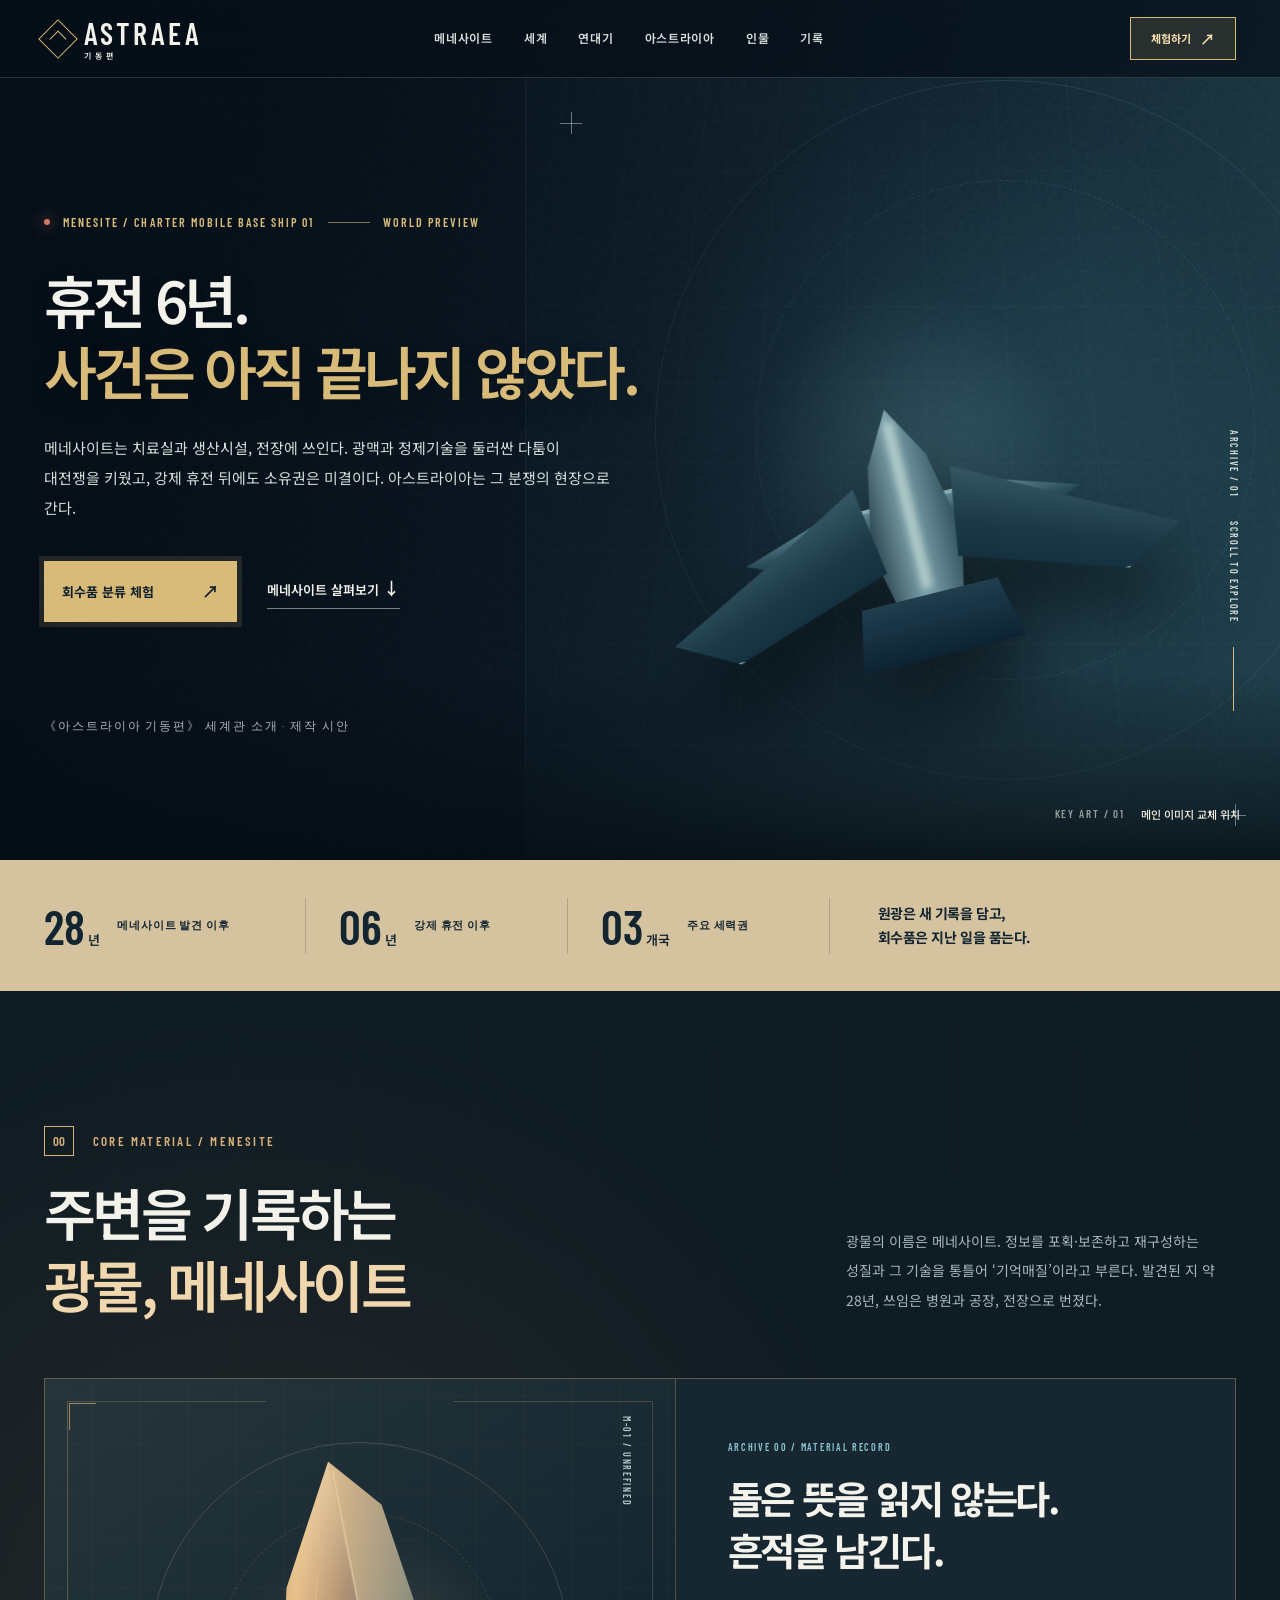
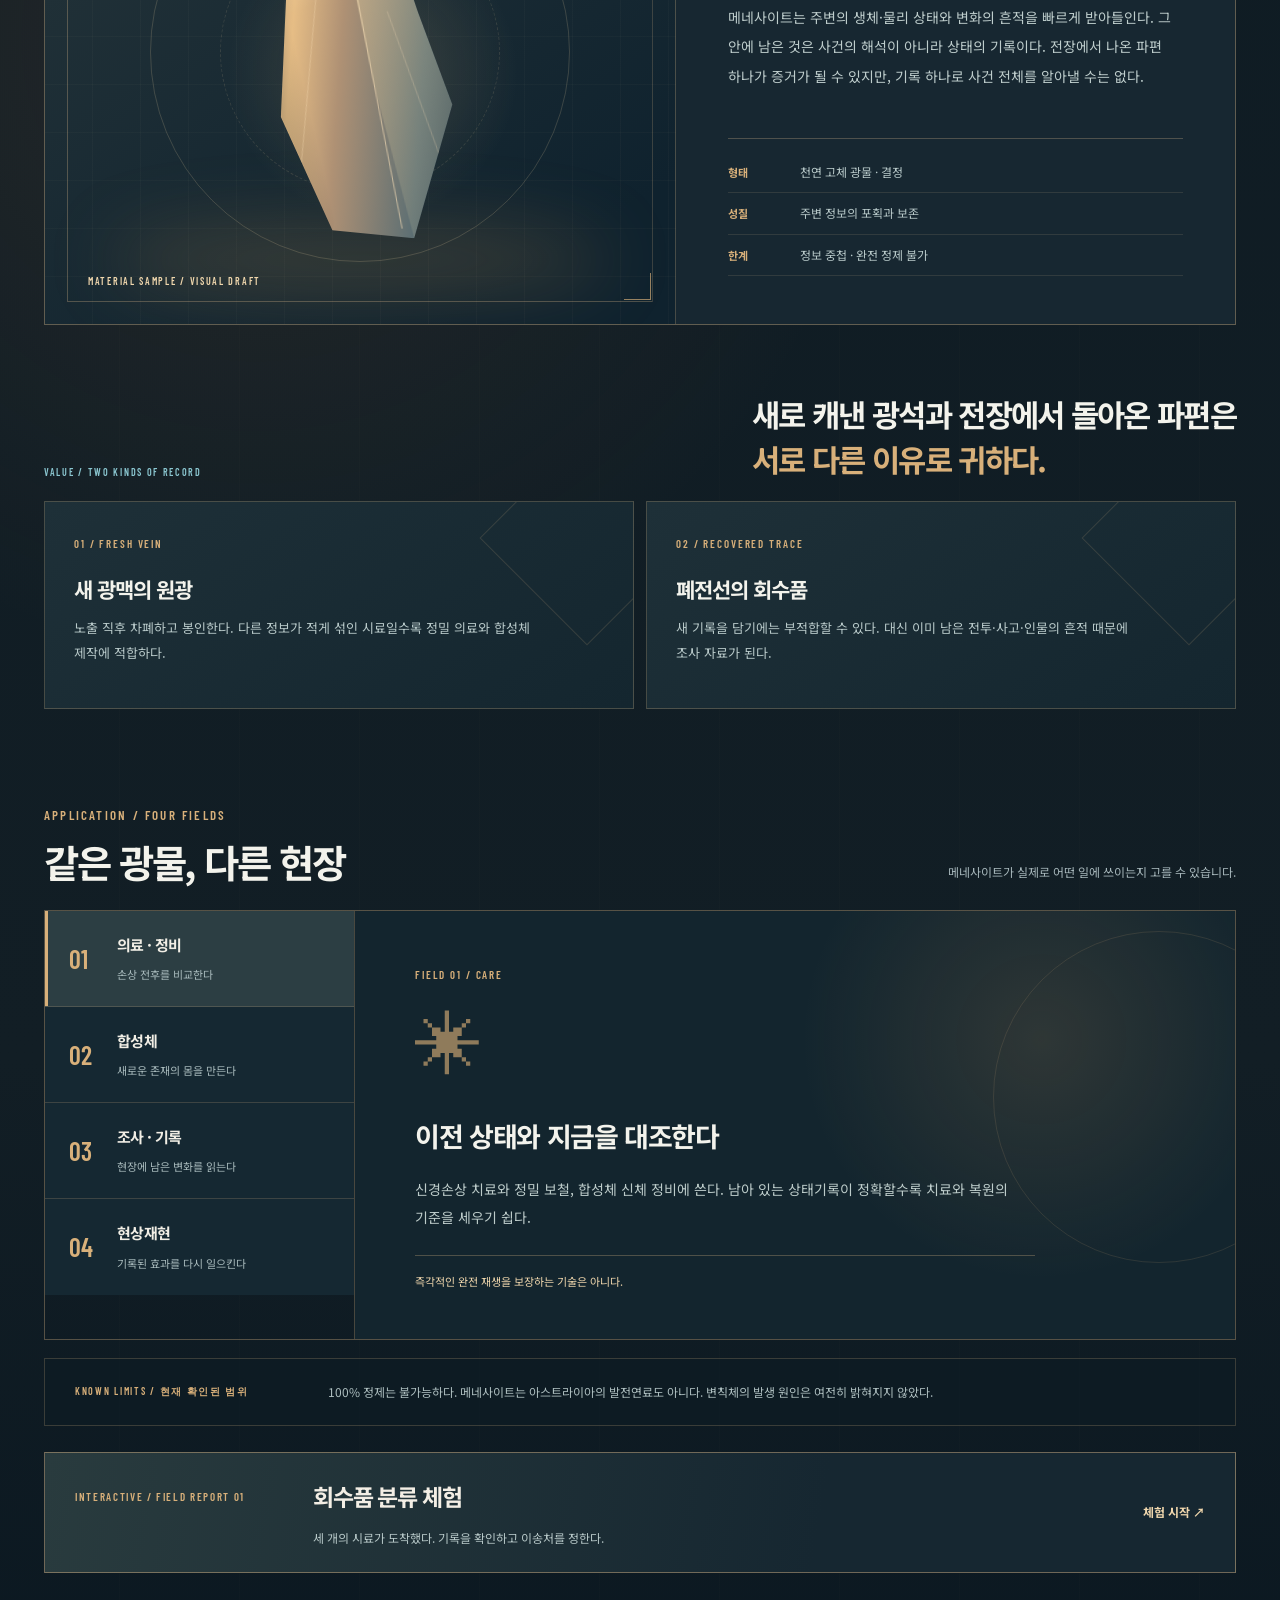
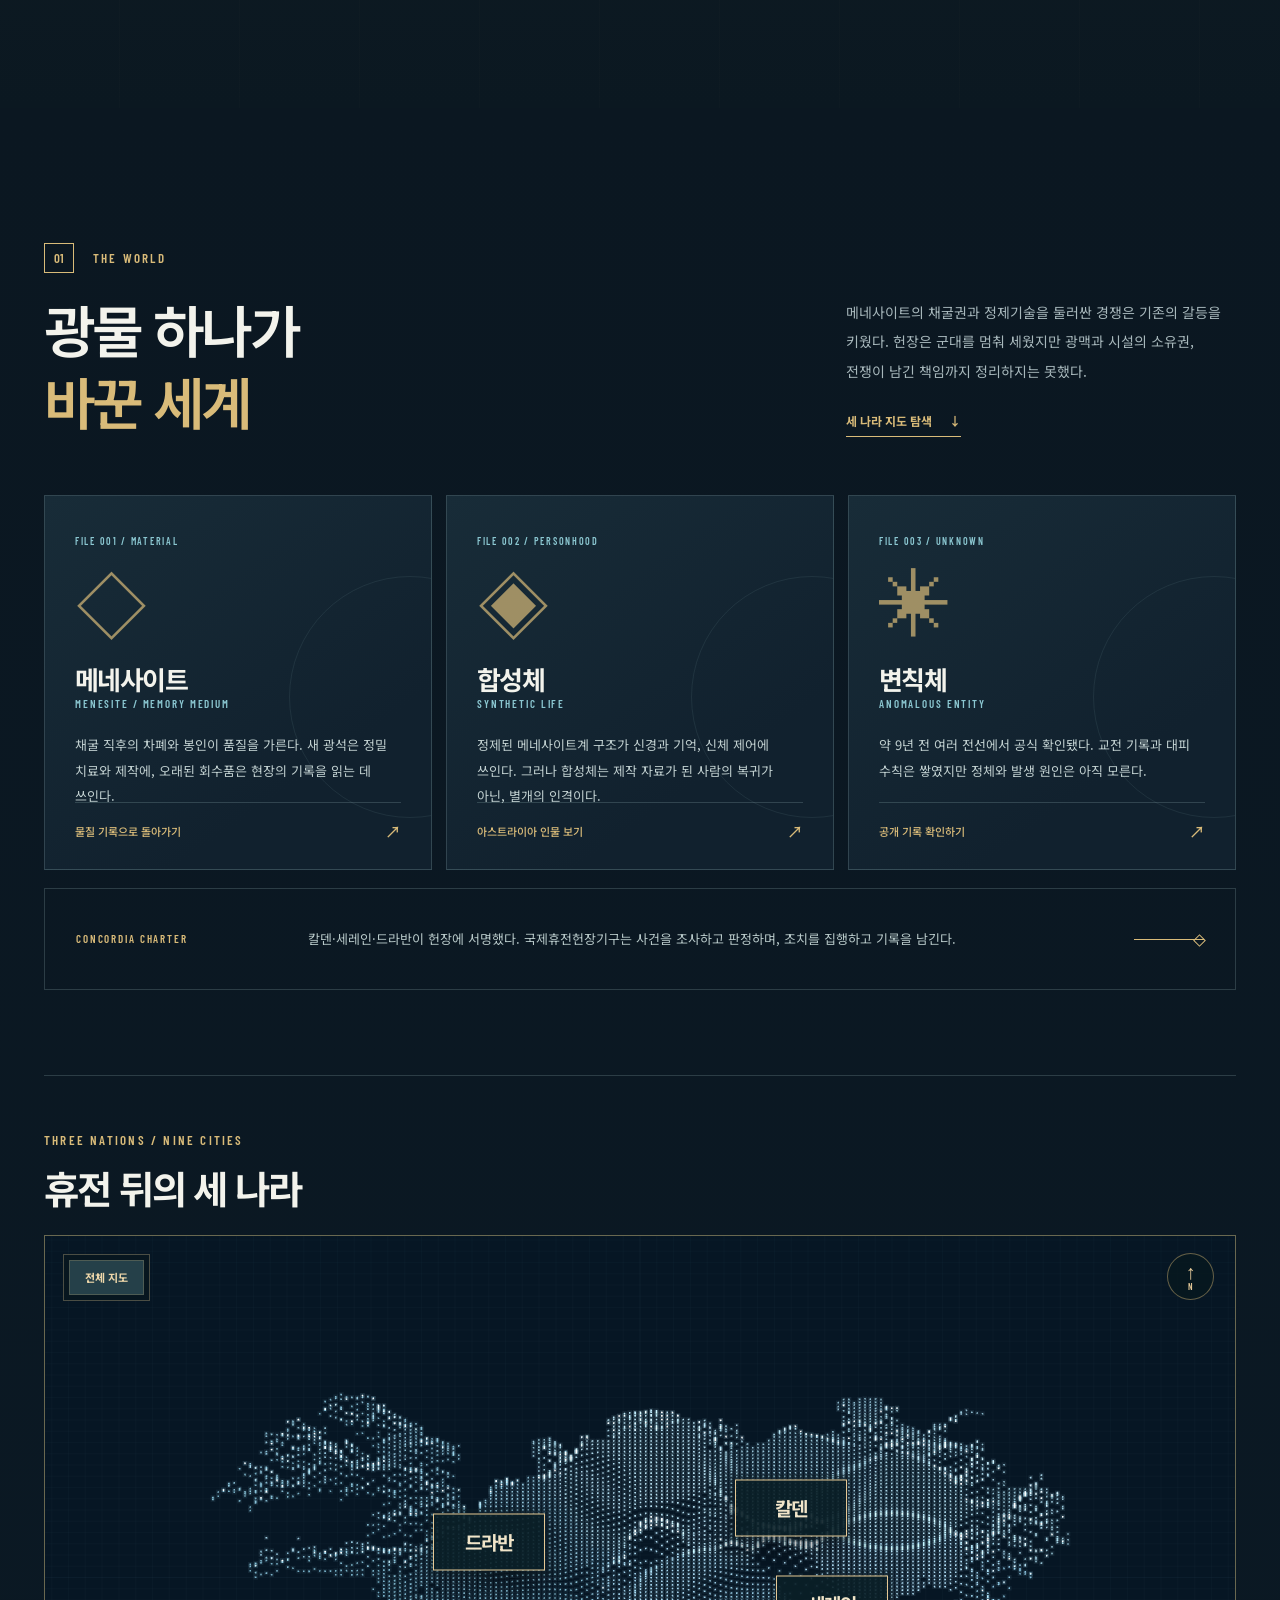
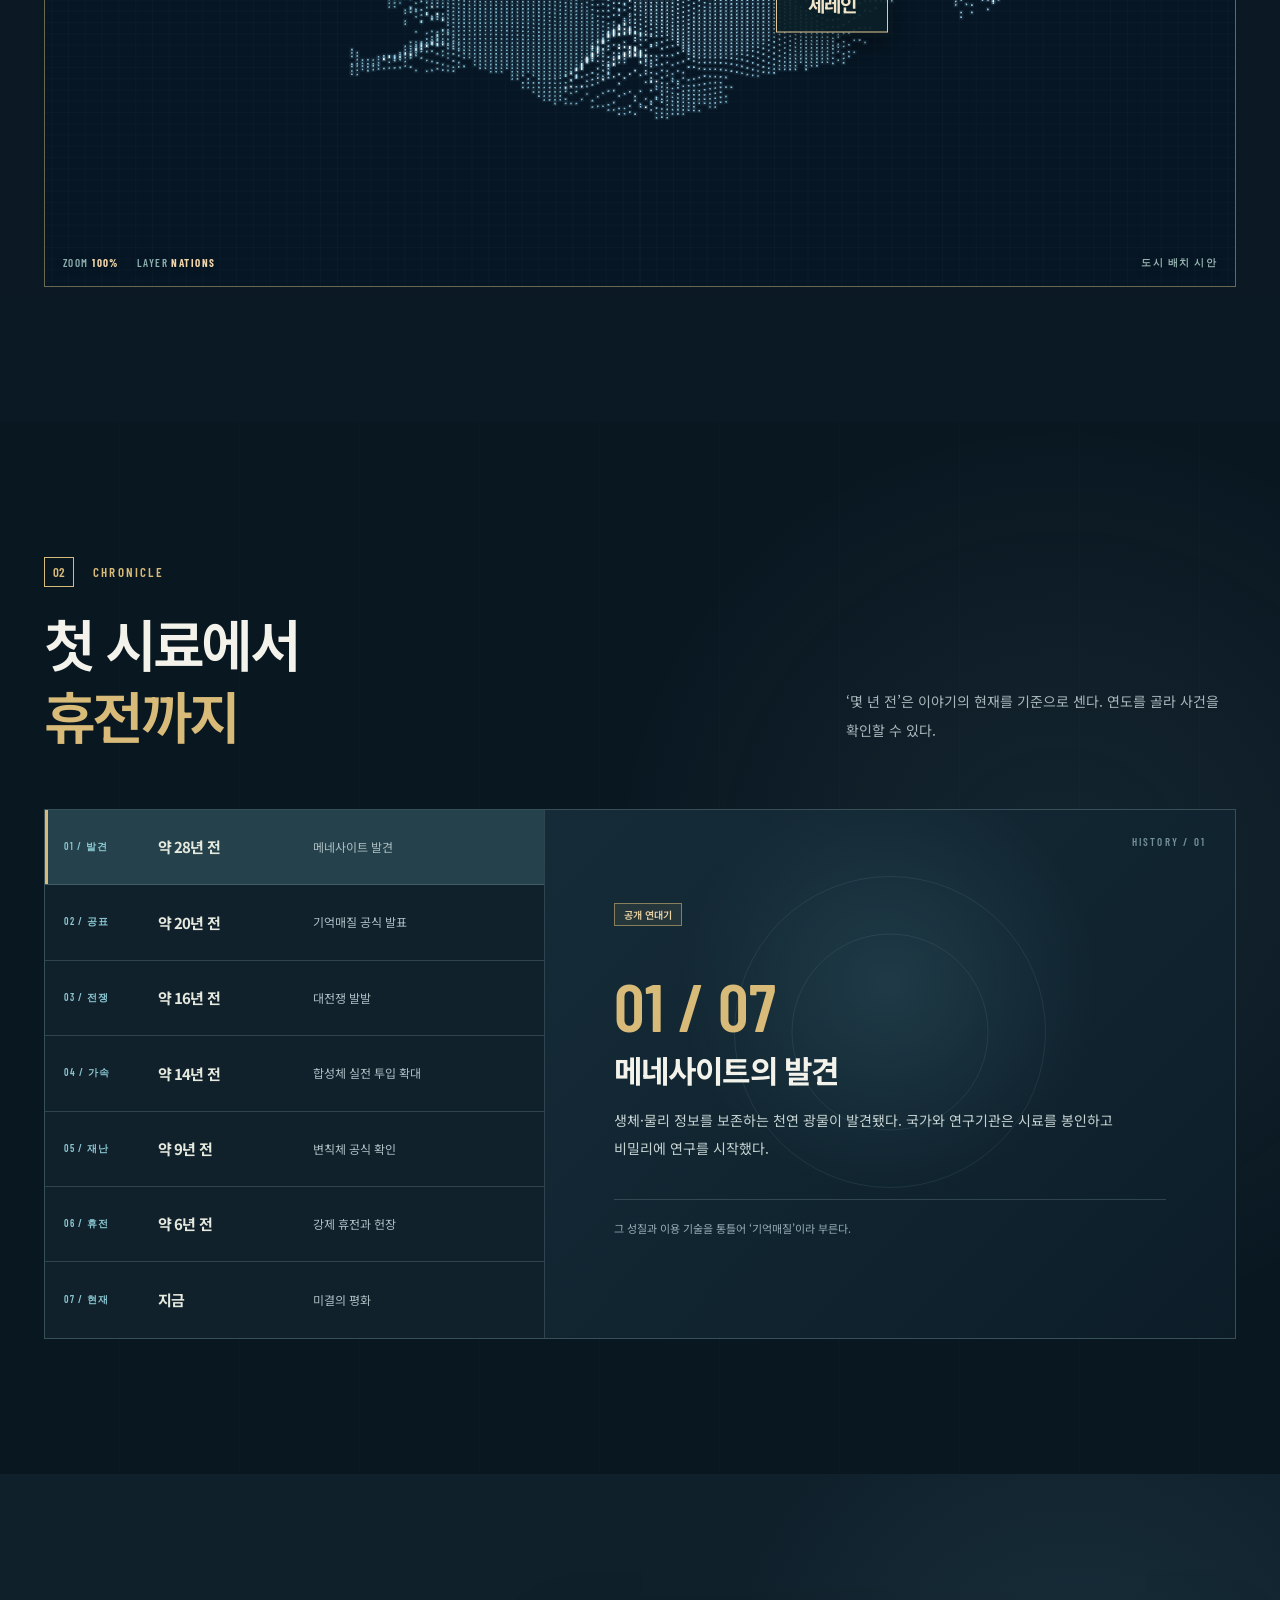
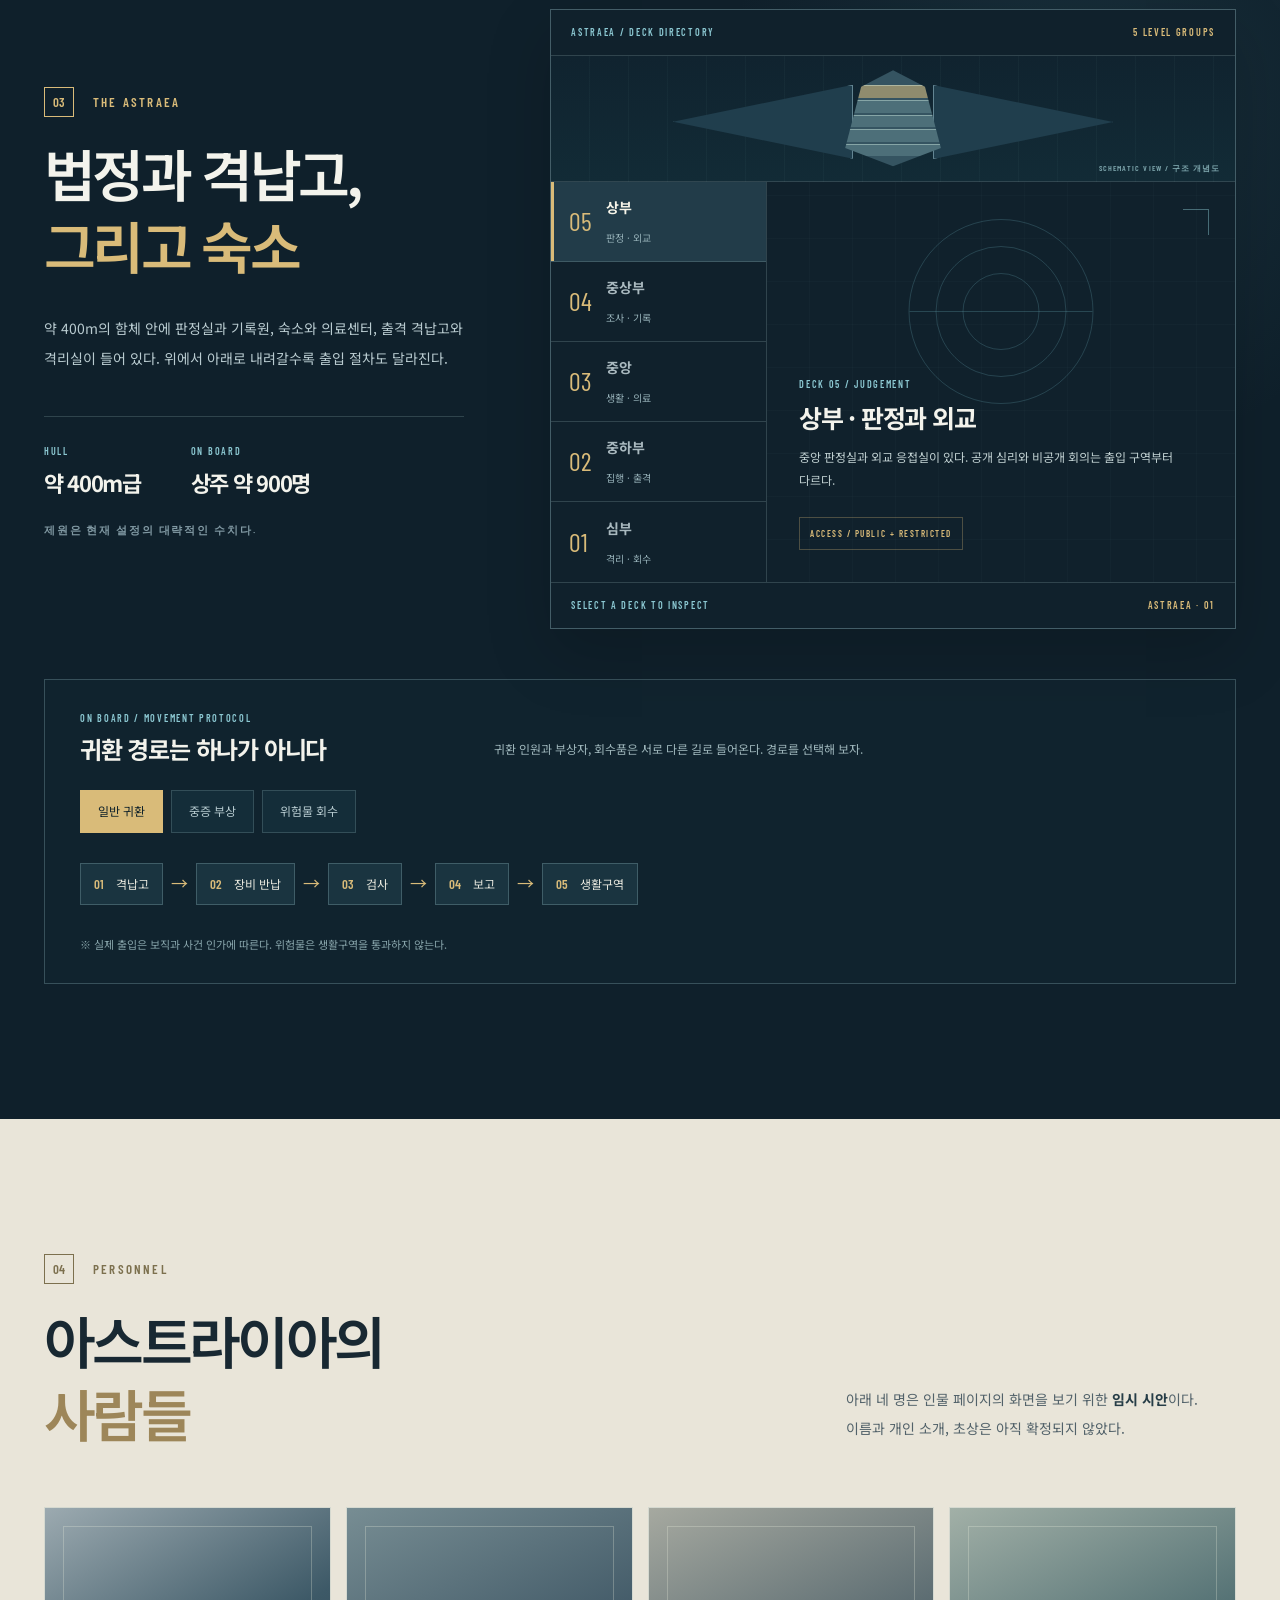
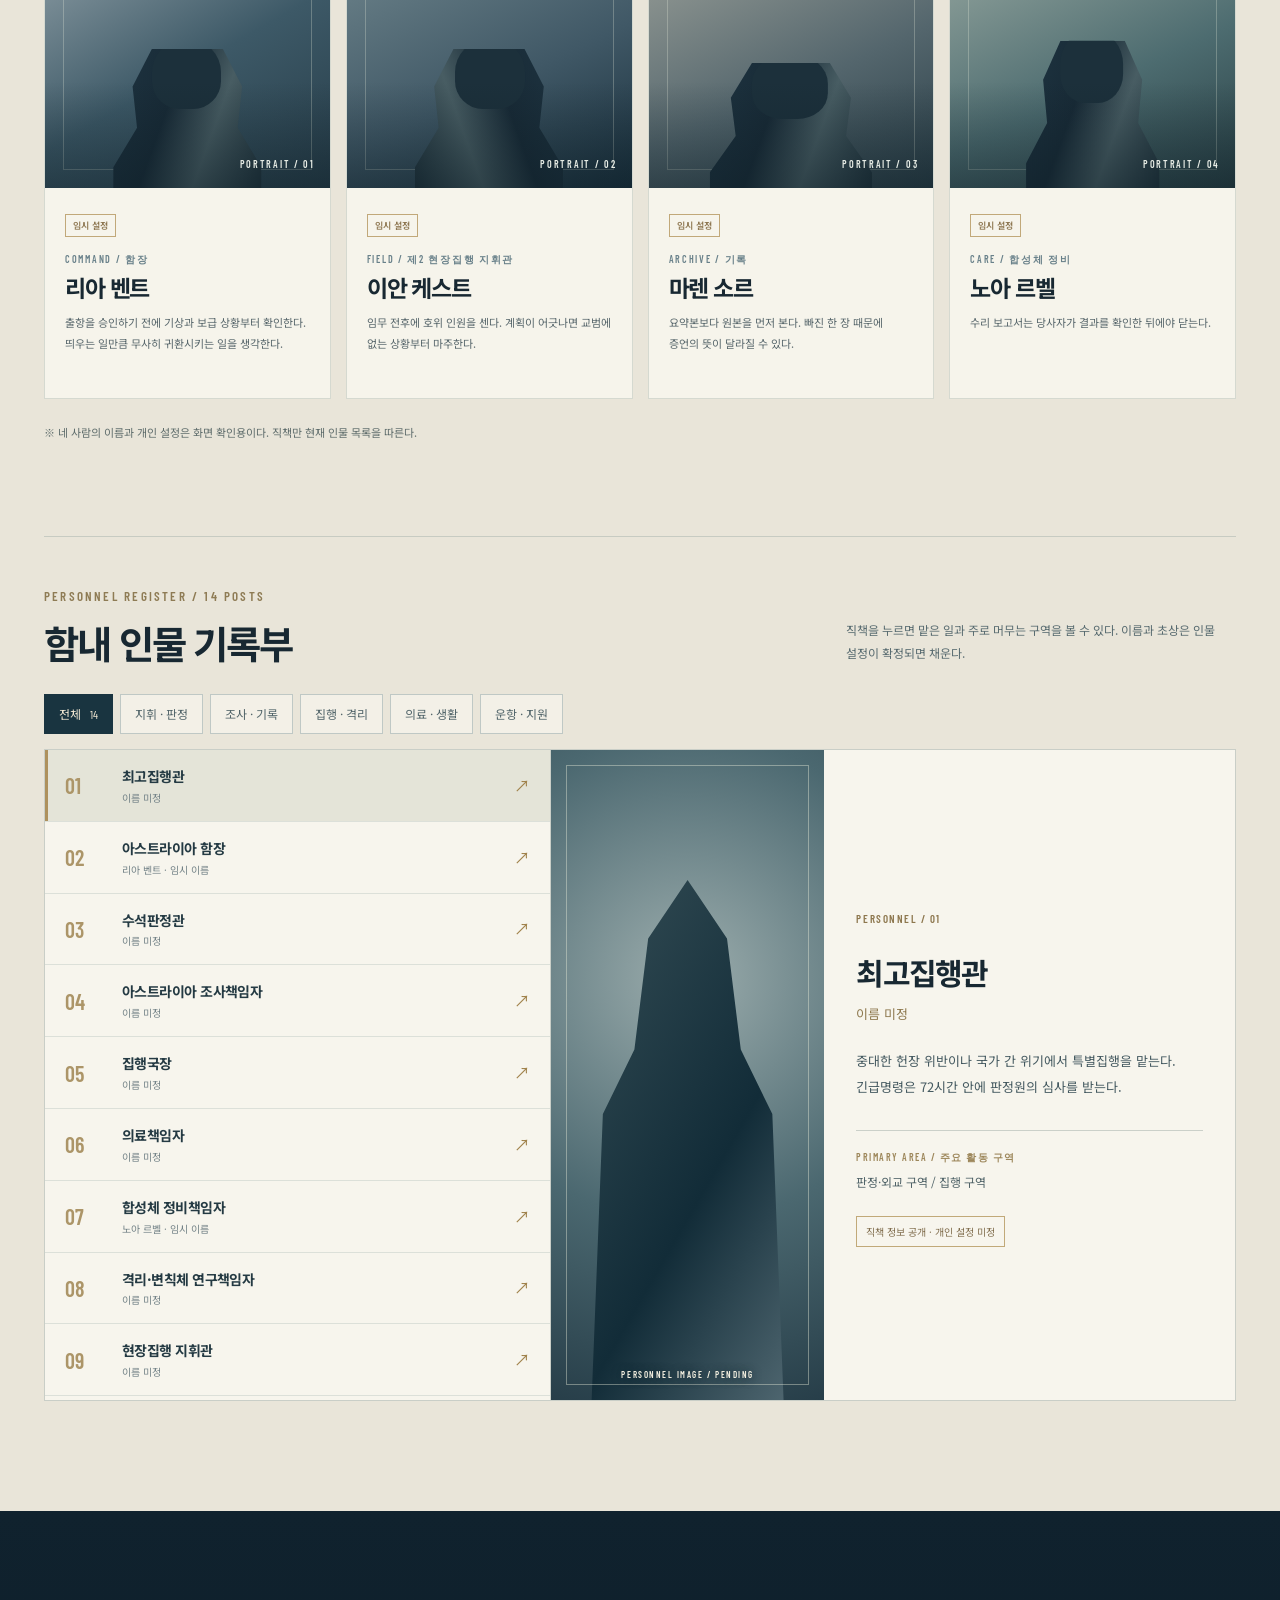
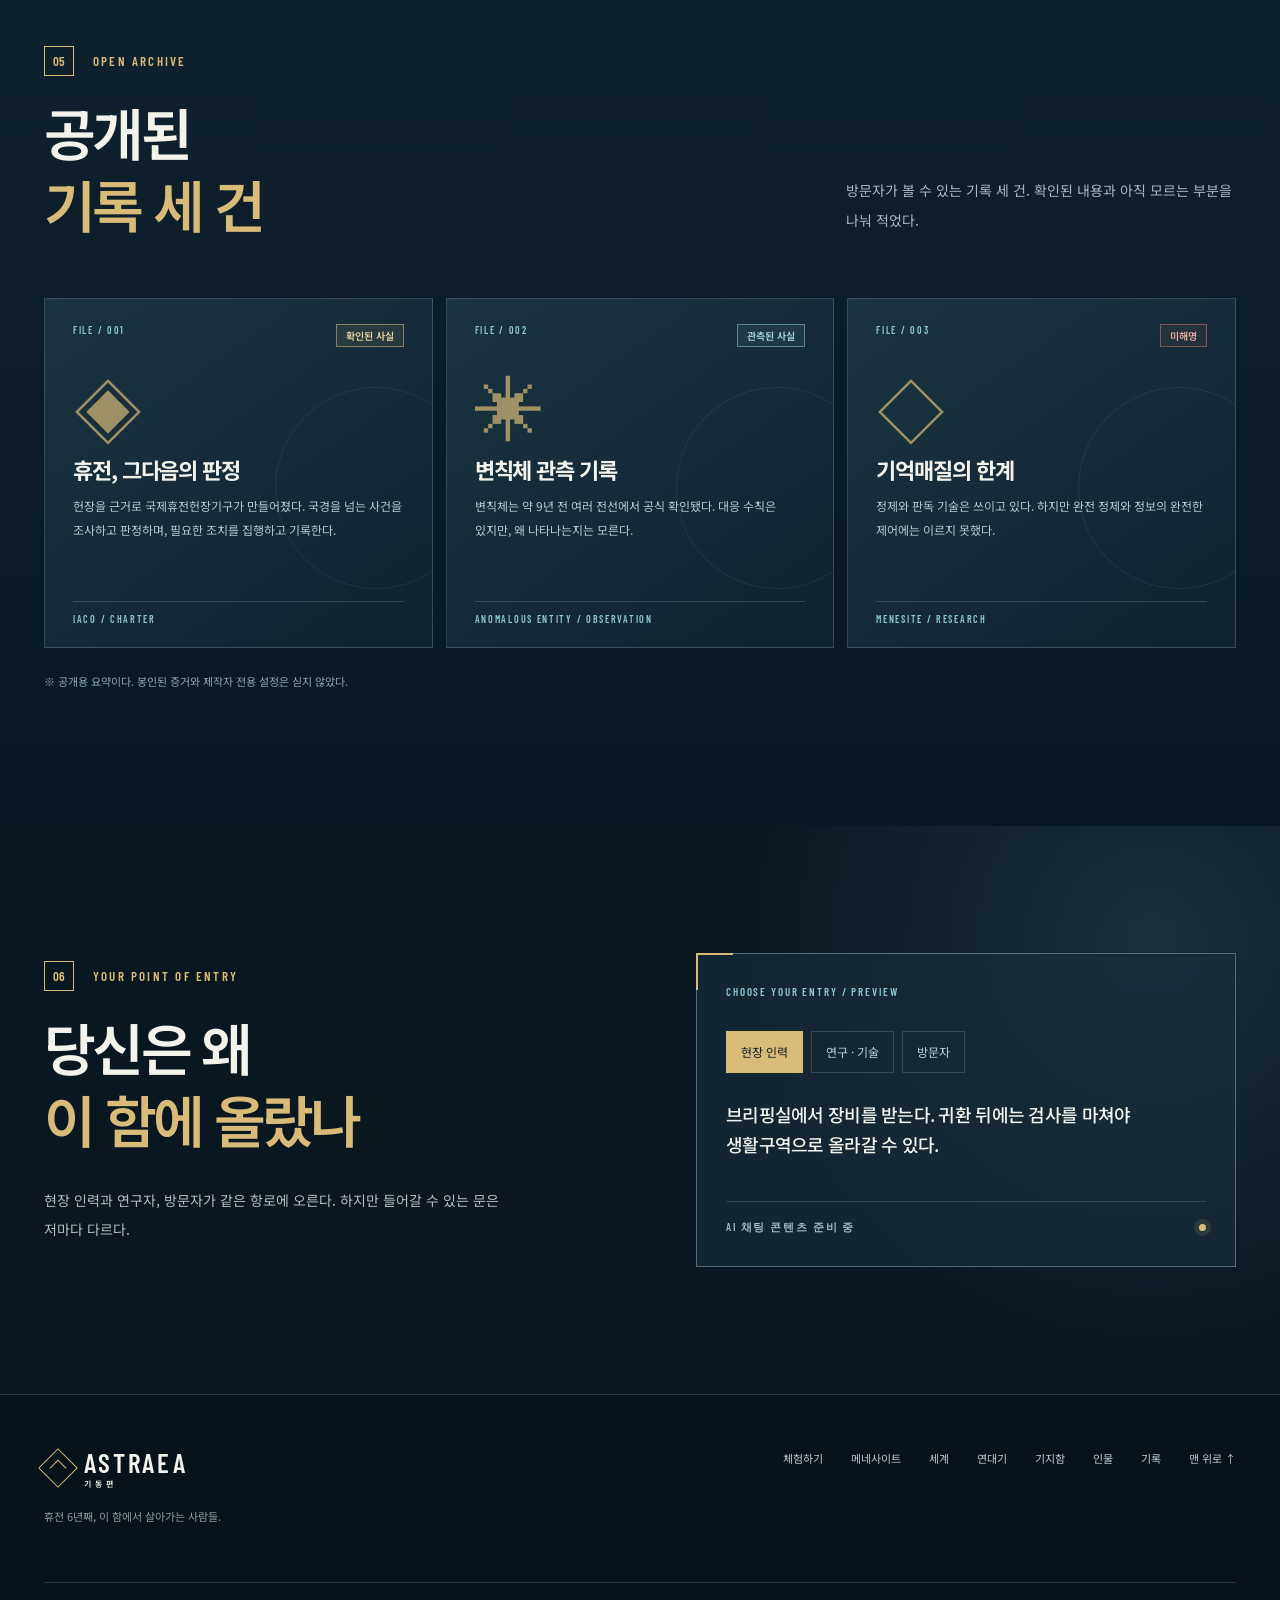
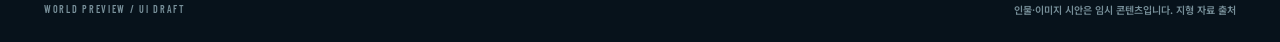
<file: index.html>
<!doctype html>
<html lang="ko">
<head>
  <meta charset="utf-8">
  <meta name="viewport" content="width=device-width, initial-scale=1">
  <meta name="theme-color" content="#09131d">
  <meta name="description" content="아스트라이아 기동편 세계관 기록 단말. 메네사이트가 바꾼 의료와 전쟁, 휴전 이후의 세 나라와 헌장기동기지함을 살펴봅니다.">
  <title>아스트라이아 기동편 | 기록 단말</title>
  <link rel="preconnect" href="https://fonts.googleapis.com">
  <link rel="preconnect" href="https://fonts.gstatic.com" crossorigin>
  <link href="https://fonts.googleapis.com/css2?family=Barlow+Condensed:wght@400;500;600;700&family=Noto+Sans+KR:wght@300;400;500;600;700&display=swap" rel="stylesheet">
  <link rel="stylesheet" href="./styles.css">
  <link rel="stylesheet" href="./expansion.css">
  <link rel="stylesheet" href="./menesite.css">
  <link rel="stylesheet" href="./world-map.css?v=map-20261115-4">
  <script src="./script.js" defer></script>
  <script src="./assets/atlas-coast.js" defer></script>
  <script src="./world-map.js?v=map-20261115-4" defer></script>
  <script type="module" src="./world-map-3d.js?v=map-20261115-4"></script>
</head>
<body>
  <a class="skip-link" href="#main">본문으로 건너뛰기</a>
  <div class="site-shell">
    <header class="site-header" id="top">
      <a class="brand" href="#top" aria-label="아스트라이아 기동편, 맨 위로">
        <span class="brand-mark" aria-hidden="true"><span></span></span>
        <span class="brand-name">ASTRAEA <small>기동편</small></span>
      </a>
      <nav class="desktop-nav" aria-label="주 메뉴">
        <a href="#menesite">메네사이트</a><a href="#world">세계</a><a href="#chronicle">연대기</a><a href="#ship">아스트라이아</a><a href="#people">인물</a><a href="#archive">기록</a>
      </nav>
      <div class="header-side"><a class="header-play" href="./field-report.html" aria-label="회수품 분류 체험 열기">체험하기 <span aria-hidden="true">↗</span></a><button class="menu-toggle" type="button" aria-expanded="false" aria-controls="mobile-nav" aria-label="메뉴 열기"><span></span><span></span></button></div>
      <nav class="mobile-nav" id="mobile-nav" aria-label="모바일 메뉴" hidden>
        <a href="./field-report.html">회수품 분류 체험 ↗</a><a href="#menesite">메네사이트</a><a href="#world">세계</a><a href="#chronicle">연대기</a><a href="#ship">아스트라이아</a><a href="#people">인물</a><a href="#archive">기록</a><a href="#entry">이야기 시작</a>
      </nav>
    </header>

    <main id="main">
      <section class="hero" aria-labelledby="hero-title">
        <div class="hero-noise" aria-hidden="true"></div>
        <div class="hero-orbit orbit-one" aria-hidden="true"></div><div class="hero-orbit orbit-two" aria-hidden="true"></div>
        <div class="hero-visual visual-placeholder" data-image-slot="hero" role="img" aria-label="추후 메인 키 아트가 들어갈 자리">
          <div class="visual-cross cross-tl"></div><div class="visual-cross cross-br"></div>
          <div class="ship-silhouette" aria-hidden="true"><span class="ship-core"></span><span class="ship-wing wing-left"></span><span class="ship-wing wing-right"></span><span class="ship-tail"></span></div>
          <span class="visual-placeholder-label">KEY ART / 01 <strong>메인 이미지 교체 위치</strong></span>
        </div>
        <div class="hero-content wrap">
          <p class="eyebrow hero-eyebrow"><span class="signal-dot"></span> MENESITE / CHARTER MOBILE BASE SHIP 01 <span class="eyebrow-rule"></span> WORLD PREVIEW</p>
          <h1 id="hero-title">휴전 6년.<br><em>사건은 아직 끝나지 않았다.</em></h1>
          <p class="hero-copy">메네사이트는 치료실과 생산시설, 전장에 쓰인다. 광맥과 정제기술을 둘러싼 다툼이 대전쟁을 키웠고, 강제 휴전 뒤에도 소유권은 미결이다. 아스트라이아는 그 분쟁의 현장으로 간다.</p>
          <div class="hero-actions"><a class="button button-primary hero-play" href="./field-report.html">회수품 분류 체험 <span aria-hidden="true">↗</span></a><a class="text-link" href="#menesite">메네사이트 살펴보기 <span aria-hidden="true">↓</span></a></div>
          <p class="hero-footnote">《아스트라이아 기동편》 세계관 소개 · 제작 시안</p>
        </div>
        <div class="hero-rail" aria-hidden="true"><span>ARCHIVE / 01</span><span>SCROLL TO EXPLORE</span></div>
      </section>

      <section class="status-bar" aria-label="세계관 핵심 정보">
        <div class="wrap status-grid"><div><strong>28<span>년</span></strong><small>메네사이트 발견 이후</small></div><div><strong>06<span>년</span></strong><small>강제 휴전 이후</small></div><div><strong>03<span>개국</span></strong><small>주요 세력권</small></div><p>원광은 새 기록을 담고,<br>회수품은 지난 일을 품는다.</p></div>
      </section>

      <section class="section menesite-section" id="menesite" aria-labelledby="menesite-title"><div class="wrap">
        <div class="section-heading menesite-heading"><div><p class="eyebrow"><span class="section-number">00</span> CORE MATERIAL / MENESITE</p><h2 id="menesite-title">주변을 기록하는<br><em>광물, 메네사이트</em></h2></div><p class="section-intro">광물의 이름은 메네사이트. 정보를 포획·보존하고 재구성하는 성질과 그 기술을 통틀어 ‘기억매질’이라고 부른다. 발견된 지 약 28년, 쓰임은 병원과 공장, 전장으로 번졌다.</p></div>

        <div class="specimen-layout">
          <div class="ore-visual" role="img" aria-label="메네사이트 결정의 추상적인 시안. 실제 광물 디자인은 추후 교체 예정"><span class="ore-cross cross-one" aria-hidden="true"></span><span class="ore-cross cross-two" aria-hidden="true"></span><div class="ore-ring ring-outer" aria-hidden="true"></div><div class="ore-ring ring-inner" aria-hidden="true"></div><div class="ore-crystal" aria-hidden="true"><i></i><i></i><i></i></div><span class="ore-coord">MATERIAL SAMPLE / VISUAL DRAFT</span><span class="ore-axis">M-01 / UNREFINED</span></div>
          <div class="specimen-file"><span class="detail-code">ARCHIVE 00 / MATERIAL RECORD</span><h3>돌은 뜻을 읽지 않는다.<br>흔적을 남긴다.</h3><p>메네사이트는 주변의 생체·물리 상태와 변화의 흔적을 빠르게 받아들인다. 그 안에 남은 것은 사건의 해석이 아니라 상태의 기록이다. 전장에서 나온 파편 하나가 증거가 될 수 있지만, 기록 하나로 사건 전체를 알아낼 수는 없다.</p><dl><div><dt>형태</dt><dd>천연 고체 광물 · 결정</dd></div><div><dt>성질</dt><dd>주변 정보의 포획과 보존</dd></div><div><dt>한계</dt><dd>정보 중첩 · 완전 정제 불가</dd></div></dl></div>
        </div>

        <div class="material-value"><div class="material-value-head"><span class="detail-code">VALUE / TWO KINDS OF RECORD</span><h3>새로 캐낸 광석과 전장에서 돌아온 파편은<br><em>서로 다른 이유로 귀하다.</em></h3></div><div class="material-value-grid"><article><span>01 / FRESH VEIN</span><h4>새 광맥의 원광</h4><p>노출 직후 차폐하고 봉인한다. 다른 정보가 적게 섞인 시료일수록 정밀 의료와 합성체 제작에 적합하다.</p></article><article><span>02 / RECOVERED TRACE</span><h4>폐전선의 회수품</h4><p>새 기록을 담기에는 부적합할 수 있다. 대신 이미 남은 전투·사고·인물의 흔적 때문에 조사 자료가 된다.</p></article></div></div>

        <div class="material-uses" id="menesite-uses" aria-labelledby="material-uses-title"><div class="subsection-head"><div><p class="eyebrow">APPLICATION / FOUR FIELDS</p><h3 id="material-uses-title">같은 광물, 다른 현장</h3></div><p>메네사이트가 실제로 어떤 일에 쓰이는지 고를 수 있습니다.</p></div><div class="material-use-layout"><div class="material-use-tabs" role="tablist" aria-label="메네사이트 사용 분야">
          <button type="button" role="tab" id="material-tab-care" aria-controls="material-panel-care" aria-selected="true" data-material-use="care"><small>01</small><strong>의료 · 정비</strong><span>손상 전후를 비교한다</span></button>
          <button type="button" role="tab" id="material-tab-synthetic" aria-controls="material-panel-synthetic" aria-selected="false" tabindex="-1" data-material-use="synthetic"><small>02</small><strong>합성체</strong><span>새로운 존재의 몸을 만든다</span></button>
          <button type="button" role="tab" id="material-tab-evidence" aria-controls="material-panel-evidence" aria-selected="false" tabindex="-1" data-material-use="evidence"><small>03</small><strong>조사 · 기록</strong><span>현장에 남은 변화를 읽는다</span></button>
          <button type="button" role="tab" id="material-tab-replay" aria-controls="material-panel-replay" aria-selected="false" tabindex="-1" data-material-use="replay"><small>04</small><strong>현상재현</strong><span>기록된 효과를 다시 일으킨다</span></button>
        </div><div class="material-use-stage">
          <article role="tabpanel" id="material-panel-care" aria-labelledby="material-tab-care" data-material-panel="care"><span class="material-stage-code">FIELD 01 / CARE</span><div class="material-stage-symbol" aria-hidden="true">✳</div><h4>이전 상태와 지금을 대조한다</h4><p>신경손상 치료와 정밀 보철, 합성체 신체 정비에 쓴다. 남아 있는 상태기록이 정확할수록 치료와 복원의 기준을 세우기 쉽다.</p><small>즉각적인 완전 재생을 보장하는 기술은 아니다.</small></article>
          <article role="tabpanel" id="material-panel-synthetic" aria-labelledby="material-tab-synthetic" data-material-panel="synthetic" hidden><span class="material-stage-code">FIELD 02 / SYNTHETIC</span><div class="material-stage-symbol" aria-hidden="true">◈</div><h4>기록을 물려받은 별개의 사람</h4><p>정제·가공한 메네사이트계 구조는 합성체의 신경·기억·신체제어에 쓰인다. 제작 자료가 된 사람은 ‘원전’이라 부른다.</p><small>합성체는 원전이 되살아난 존재가 아니다.</small></article>
          <article role="tabpanel" id="material-panel-evidence" aria-labelledby="material-tab-evidence" data-material-panel="evidence" hidden><span class="material-stage-code">FIELD 03 / EVIDENCE</span><div class="material-stage-symbol" aria-hidden="true">⌁</div><h4>사건은 파편에도 남는다</h4><p>조사관은 장비의 손상과 열·압력 변화, 전장 회수품에 남은 흔적을 다른 증거와 대조한다. 깨진 결정에는 기록의 일부만 남을 수 있다.</p><small>과거를 완전한 영상처럼 돌려보는 일은 불가능하다.</small></article>
          <article role="tabpanel" id="material-panel-replay" aria-labelledby="material-tab-replay" data-material-panel="replay" hidden><span class="material-stage-code">FIELD 04 / REPRODUCTION</span><div class="material-stage-symbol" aria-hidden="true">◇</div><h4>기록된 변화만 다시 일으킨다</h4><p>충격과 진동 같은 물리 변화의 일부를 장치로 재현할 수 있다. 출력에는 별도의 동력과 제어 장치가 필요하다.</p><small>기록되지 않은 효과를 새로 만들어 내지는 못한다.</small></article>
        </div></div></div>

        <div class="material-limits"><span class="detail-code">KNOWN LIMITS / 현재 확인된 범위</span><p>100% 정제는 불가능하다. 메네사이트는 아스트라이아의 발전연료도 아니다. 변칙체의 발생 원인은 여전히 밝혀지지 않았다.</p></div>
        <a class="field-launch" id="field-launch" href="./field-report.html"><span class="field-launch-code">INTERACTIVE / FIELD REPORT 01</span><strong>회수품 분류 체험</strong><span>세 개의 시료가 도착했다. 기록을 확인하고 이송처를 정한다.</span><b>체험 시작 <span aria-hidden="true">↗</span></b></a>
      </div></section>

      <section class="section world-section" id="world" aria-labelledby="world-title">
        <div class="wrap">
          <div class="section-heading"><div><p class="eyebrow"><span class="section-number">01</span> THE WORLD</p><h2 id="world-title">광물 하나가<br><em>바꾼 세계</em></h2></div><div><p class="section-intro">메네사이트의 채굴권과 정제기술을 둘러싼 경쟁은 기존의 갈등을 키웠다. 헌장은 군대를 멈춰 세웠지만 광맥과 시설의 소유권, 전쟁이 남긴 책임까지 정리하지는 못했다.</p><a class="world-map-jump" href="#atlas">세 나라 지도 탐색 <span aria-hidden="true">↓</span></a></div></div>
          <div class="world-grid">
            <article class="world-card"><span class="world-card-index">FILE 001 / MATERIAL</span><div class="world-card-symbol" aria-hidden="true">◇</div><h3>메네사이트</h3><p class="english-label">MENESITE / MEMORY MEDIUM</p><p>채굴 직후의 차폐와 봉인이 품질을 가른다. 새 광석은 정밀 치료와 제작에, 오래된 회수품은 현장의 기록을 읽는 데 쓰인다.</p><a class="card-bottom" href="#menesite">물질 기록으로 돌아가기 <span aria-hidden="true">↗</span></a></article>
            <article class="world-card"><span class="world-card-index">FILE 002 / PERSONHOOD</span><div class="world-card-symbol" aria-hidden="true">◈</div><h3>합성체</h3><p class="english-label">SYNTHETIC LIFE</p><p>정제된 메네사이트계 구조가 신경과 기억, 신체 제어에 쓰인다. 그러나 합성체는 제작 자료가 된 사람의 복귀가 아닌, 별개의 인격이다.</p><a class="card-bottom" href="#people">아스트라이아 인물 보기 <span aria-hidden="true">↗</span></a></article>
            <article class="world-card"><span class="world-card-index">FILE 003 / UNKNOWN</span><div class="world-card-symbol" aria-hidden="true">✳</div><h3>변칙체</h3><p class="english-label">ANOMALOUS ENTITY</p><p>약 9년 전 여러 전선에서 공식 확인됐다. 교전 기록과 대피 수칙은 쌓였지만 정체와 발생 원인은 아직 모른다.</p><a class="card-bottom" href="#archive">공개 기록 확인하기 <span aria-hidden="true">↗</span></a></article>
          </div>
          <div class="world-note"><span class="note-marker">CONCORDIA CHARTER</span><p>칼덴·세레인·드라반이 헌장에 서명했다. 국제휴전헌장기구는 사건을 조사하고 판정하며, 조치를 집행하고 기록을 남긴다.</p><span class="note-line" aria-hidden="true"></span></div>
          <div class="nation-explorer" aria-labelledby="nation-title">
            <div class="subsection-head"><div><p class="eyebrow">THREE NATIONS / NINE CITIES</p><h3 id="nation-title">휴전 뒤의 세 나라</h3></div></div>
            <div class="atlas-shell" id="atlas" aria-label="세 나라 탐색 지도">
              <div class="atlas-viewport" id="atlas-viewport" tabindex="-1" aria-label="국가와 도시를 선택하는 입체 지도">
                <div class="atlas-canvas" id="atlas-canvas">
                  <div class="atlas-webgl" id="atlas-webgl" aria-hidden="true"></div>
                  <svg class="atlas-svg" viewBox="0 0 1000 620" preserveAspectRatio="none" aria-hidden="true">
                    <defs><pattern id="atlas-grid" width="50" height="50" patternUnits="userSpaceOnUse"><path d="M 50 0 H 0 V 50" fill="none" stroke="#94bac0" stroke-opacity=".12" stroke-width="1"/></pattern><pattern id="atlas-dots" width="7" height="7" patternUnits="userSpaceOnUse"><circle cx="3.5" cy="3.5" r=".85" fill="#a9e5ed" fill-opacity=".65"/></pattern><linearGradient id="atlas-scan-gradient"><stop offset="0" stop-color="#a6e9ea" stop-opacity="0"/><stop offset=".48" stop-color="#a6e9ea" stop-opacity=".16"/><stop offset="1" stop-color="#a6e9ea" stop-opacity="0"/></linearGradient><clipPath id="atlas-land-clip"><path d="M69 221 C86 205 95 196 115 201 C132 183 145 182 166 175 C184 161 194 174 211 155 C228 141 242 148 260 143 C282 125 298 128 319 117 C333 103 353 105 371 111 C391 92 413 101 436 87 C455 74 472 84 491 76 C510 59 528 66 546 71 C568 61 590 77 609 72 C634 58 646 74 665 69 C684 58 708 79 725 76 C749 77 763 91 780 95 C805 92 821 112 840 117 C865 120 884 143 891 163 C907 178 911 196 898 211 C928 224 938 242 926 261 C911 276 928 293 916 309 C900 323 907 335 918 350 C932 363 927 384 909 398 C892 411 878 404 866 417 C853 435 838 439 825 431 C806 423 792 436 796 452 C804 462 825 454 840 463 C854 476 848 491 831 499 C817 504 816 524 797 531 C777 534 764 521 744 534 C721 545 710 533 693 541 C673 550 648 540 628 552 C611 568 588 561 572 565 C545 573 532 556 511 557 C489 563 469 551 452 556 C431 550 414 558 397 545 C372 546 356 532 337 533 C311 548 295 538 273 529 C246 528 225 517 208 514 C190 503 180 514 162 498 C137 496 131 476 116 465 C98 448 100 431 81 418 C69 404 76 385 64 369 C50 353 65 331 56 313 C46 295 58 274 52 255 C49 240 57 230 69 221Z"/></clipPath></defs>
                    <rect width="1000" height="620" fill="#0c2530"/><rect width="1000" height="620" fill="url(#atlas-grid)"/>
                    <path class="atlas-land" id="atlas-land" d="M69 221 C86 205 95 196 115 201 C132 183 145 182 166 175 C184 161 194 174 211 155 C228 141 242 148 260 143 C282 125 298 128 319 117 C333 103 353 105 371 111 C391 92 413 101 436 87 C455 74 472 84 491 76 C510 59 528 66 546 71 C568 61 590 77 609 72 C634 58 646 74 665 69 C684 58 708 79 725 76 C749 77 763 91 780 95 C805 92 821 112 840 117 C865 120 884 143 891 163 C907 178 911 196 898 211 C928 224 938 242 926 261 C911 276 928 293 916 309 C900 323 907 335 918 350 C932 363 927 384 909 398 C892 411 878 404 866 417 C853 435 838 439 825 431 C806 423 792 436 796 452 C804 462 825 454 840 463 C854 476 848 491 831 499 C817 504 816 524 797 531 C777 534 764 521 744 534 C721 545 710 533 693 541 C673 550 648 540 628 552 C611 568 588 561 572 565 C545 573 532 556 511 557 C489 563 469 551 452 556 C431 550 414 558 397 545 C372 546 356 532 337 533 C311 548 295 538 273 529 C246 528 225 517 208 514 C190 503 180 514 162 498 C137 496 131 476 116 465 C98 448 100 431 81 418 C69 404 76 385 64 369 C50 353 65 331 56 313 C46 295 58 274 52 255 C49 240 57 230 69 221Z"/>
                    <g clip-path="url(#atlas-land-clip)"><path class="atlas-region atlas-dravan" data-map-nation="dravan" d="M0 0 H338 C360 135 397 213 450 310 C443 370 443 423 469 486 L452 620 H0Z"/><path class="atlas-region atlas-kalden" data-map-nation="kalden" d="M338 0 H1000 V365 C900 365 832 339 780 341 C711 347 675 334 618 329 C557 340 506 333 450 310 C397 213 360 135 338 0Z"/><path class="atlas-region atlas-serein" data-map-nation="serein" d="M450 310 C506 333 557 340 618 329 C675 334 711 347 780 341 C832 339 900 365 1000 365 V620 H452 L469 486 C443 423 443 370 450 310Z"/></g>
                    <g class="atlas-terrain" id="atlas-terrain" pointer-events="none"></g>
                    <text class="atlas-water-label" x="78" y="90">WESTERN SURVEY / 01</text><text class="atlas-water-label" x="782" y="582">CHART / 01</text>
                  </svg>
                  <button class="atlas-nation" type="button" data-map-nation="dravan" style="left:35%;top:52%" aria-label="드라반 설명 열기">드라반</button>
                  <button class="atlas-nation" type="button" data-map-nation="kalden" style="left:65%;top:43%" aria-label="칼덴 설명 열기">칼덴</button>
                  <button class="atlas-nation" type="button" data-map-nation="serein" style="left:69%;top:68%" aria-label="세레인 설명 열기">세레인</button>
                  <button class="atlas-city" type="button" data-map-city="harven" style="left:51%;top:35%" aria-label="하르벤 도시 설명 열기"><span aria-hidden="true"></span><strong>하르벤</strong></button>
                  <button class="atlas-city" type="button" data-map-city="brek" style="left:65%;top:34%" aria-label="브레크 도시 설명 열기"><span aria-hidden="true"></span><strong>브레크</strong></button>
                  <button class="atlas-city" type="button" data-map-city="tork" style="left:75%;top:43%" aria-label="토르크 도시 설명 열기"><span aria-hidden="true"></span><strong>토르크</strong></button>
                  <button class="atlas-city" type="button" data-map-city="bardan" style="left:41%;top:46%" aria-label="바르단 도시 설명 열기"><span aria-hidden="true"></span><strong>바르단</strong></button>
                  <button class="atlas-city" type="button" data-map-city="korga" style="left:39%;top:69%" aria-label="코르가 도시 설명 열기"><span aria-hidden="true"></span><strong>코르가</strong></button>
                  <button class="atlas-city" type="button" data-map-city="ravkan" style="left:35%;top:57%" aria-label="라브칸 도시 설명 열기"><span aria-hidden="true"></span><strong>라브칸</strong></button>
                  <button class="atlas-city" type="button" data-map-city="rienna" style="left:57%;top:67%" aria-label="리에나 도시 설명 열기"><span aria-hidden="true"></span><strong>리에나</strong></button>
                  <button class="atlas-city" type="button" data-map-city="belmar" style="left:75%;top:59%" aria-label="벨마르 도시 설명 열기"><span aria-hidden="true"></span><strong>벨마르</strong></button>
                  <button class="atlas-city" type="button" data-map-city="orsen" style="left:62%;top:73%" aria-label="오르센 도시 설명 열기"><span aria-hidden="true"></span><strong>오르센</strong></button>
                </div>
                <div class="atlas-tools" role="group" aria-label="지도 조작"><button type="button" data-map-control="zoom-in" aria-label="지도 확대">＋</button><button type="button" data-map-control="zoom-out" aria-label="지도 축소">－</button><button type="button" data-map-control="rotate-left" aria-label="지도 왼쪽 회전">↶</button><button type="button" data-map-control="rotate-right" aria-label="지도 오른쪽 회전">↷</button><button type="button" data-map-control="reset" aria-label="전체 지도 보기">전체 지도</button></div>
                <div class="atlas-readout" aria-live="off"><span>ZOOM <b id="atlas-zoom">100%</b></span><span class="atlas-angle-readout">ANGLE <b id="atlas-angle">0°</b></span><span>LAYER <b id="atlas-layer">NATIONS</b></span></div>
                <div class="atlas-compass" aria-hidden="true"><span id="atlas-compass-needle">↑</span><small>N</small></div>
                <div class="atlas-popup" id="atlas-popup" role="dialog" aria-modal="false" aria-labelledby="atlas-popup-title" hidden><button type="button" class="atlas-popup-close" aria-label="지도 설명 닫기">×</button><span class="atlas-popup-code" id="atlas-popup-code"></span><h4 id="atlas-popup-title"></h4><span class="atlas-popup-subtitle" id="atlas-popup-subtitle"></span><p id="atlas-popup-copy"></p><div class="atlas-popup-links" id="atlas-popup-links"></div></div>
                <div class="atlas-provisional">도시 배치 시안</div>
              </div>
            </div>
          </div>
        </div>
      </section>

      <section class="section chronicle-section" id="chronicle" aria-labelledby="chronicle-title"><div class="wrap">
        <div class="section-heading"><div><p class="eyebrow"><span class="section-number">02</span> CHRONICLE</p><h2 id="chronicle-title">첫 시료에서<br><em>휴전까지</em></h2></div><p class="section-intro">‘몇 년 전’은 이야기의 현재를 기준으로 센다. 연도를 골라 사건을 확인할 수 있다.</p></div>
        <div class="chronicle-shell"><div class="timeline-list" role="tablist" aria-label="연대기 시점">
          <button type="button" role="tab" id="era-tab-discovery" aria-controls="era-panel-discovery" aria-selected="true" data-era="discovery"><small>01 / 발견</small><strong>약 28년 전</strong><span>메네사이트 발견</span></button>
          <button type="button" role="tab" id="era-tab-public" aria-controls="era-panel-public" aria-selected="false" tabindex="-1" data-era="public"><small>02 / 공표</small><strong>약 20년 전</strong><span>기억매질 공식 발표</span></button>
          <button type="button" role="tab" id="era-tab-war" aria-controls="era-panel-war" aria-selected="false" tabindex="-1" data-era="war"><small>03 / 전쟁</small><strong>약 16년 전</strong><span>대전쟁 발발</span></button>
          <button type="button" role="tab" id="era-tab-synthetic" aria-controls="era-panel-synthetic" aria-selected="false" tabindex="-1" data-era="synthetic"><small>04 / 가속</small><strong>약 14년 전</strong><span>합성체 실전 투입 확대</span></button>
          <button type="button" role="tab" id="era-tab-anomaly" aria-controls="era-panel-anomaly" aria-selected="false" tabindex="-1" data-era="anomaly"><small>05 / 재난</small><strong>약 9년 전</strong><span>변칙체 공식 확인</span></button>
          <button type="button" role="tab" id="era-tab-armistice" aria-controls="era-panel-armistice" aria-selected="false" tabindex="-1" data-era="armistice"><small>06 / 휴전</small><strong>약 6년 전</strong><span>강제 휴전과 헌장</span></button>
          <button type="button" role="tab" id="era-tab-now" aria-controls="era-panel-now" aria-selected="false" tabindex="-1" data-era="now"><small>07 / 현재</small><strong>지금</strong><span>미결의 평화</span></button>
        </div><div class="timeline-stage">
          <div class="timeline-stamp" aria-hidden="true">HISTORY / 01</div>
          <article role="tabpanel" id="era-panel-discovery" aria-labelledby="era-tab-discovery" data-era-panel="discovery"><span class="record-class">공개 연대기</span><p class="era-index">01 / 07</p><h3>메네사이트의 발견</h3><p>생체·물리 정보를 보존하는 천연 광물이 발견됐다. 국가와 연구기관은 시료를 봉인하고 비밀리에 연구를 시작했다.</p><small>그 성질과 이용 기술을 통틀어 ‘기억매질’이라 부른다.</small></article>
          <article role="tabpanel" id="era-panel-public" aria-labelledby="era-tab-public" data-era-panel="public" hidden><span class="record-class">공개 연대기</span><p class="era-index">02 / 07</p><h3>공식 발표와 논쟁</h3><p>기억매질과 일부 복원 연구가 공식 발표됐다. 병원은 치료 가능성을 봤고, 유족과 법조계는 사망자의 정보를 누가 쓸 수 있는지 물었다.</p><small>군사 연구의 상당 부분은 공개되지 않았다.</small></article>
          <article role="tabpanel" id="era-panel-war" aria-labelledby="era-tab-war" data-era-panel="war" hidden><span class="record-class">공개 연대기</span><p class="era-index">03 / 07</p><h3>대전쟁의 시작</h3><p>광맥과 정제기술, 생산시설이 전략자산이 됐다. 오래된 갈등에 자원 경쟁이 겹치며 인간 세력 사이에 대전쟁이 시작됐다.</p><small>전쟁을 촉발한 사건의 상세는 아직 정해지지 않았다.</small></article>
          <article role="tabpanel" id="era-panel-synthetic" aria-labelledby="era-tab-synthetic" data-era-panel="synthetic" hidden><span class="record-class">공개 연대기</span><p class="era-index">04 / 07</p><h3>전시 기술의 가속</h3><p>치료도 숙련 인력도 모자랐다. 평시의 안전 절차가 무너지는 사이 합성체의 실전 투입이 늘었다.</p><small>지금은 전쟁세대와 휴전 후에 만들어진 합성체가 함께 살아간다.</small></article>
          <article role="tabpanel" id="era-panel-anomaly" aria-labelledby="era-tab-anomaly" data-era-panel="anomaly" hidden><span class="record-class observed">관측된 사실</span><p class="era-index">05 / 07</p><h3>변칙체의 공식 확인</h3><p>서로 다른 전선에서 비슷한 존재가 확인됐다. 인간끼리 싸우는 동안, 또 다른 위협이 전장과 후방으로 번졌다.</p><small>무엇이 출현을 일으키는지는 아직 확인되지 않았다.</small></article>
          <article role="tabpanel" id="era-panel-armistice" aria-labelledby="era-tab-armistice" data-era-panel="armistice" hidden><span class="record-class">공개 연대기</span><p class="era-index">06 / 07</p><h3>강제 휴전과 콘코르디아 헌장</h3><p>전선을 더는 유지할 수 없게 됐다. 주요 참전국은 콘코르디아 헌장에 서명했고, 이를 근거로 국제휴전헌장기구가 생겼다.</p><small>승패와 국경, 배상 문제는 여전히 미결이다.</small></article>
          <article role="tabpanel" id="era-panel-now" aria-labelledby="era-tab-now" data-era-panel="now" hidden><span class="record-class">공개 연대기</span><p class="era-index">07 / 07</p><h3>휴전 이후 약 6년</h3><p>도시 일부는 복구됐다. 폐전선과 봉쇄구역은 그대로 남았다. 아스트라이아는 세 나라의 사건 현장을 오간다.</p><small>평화조약은 아직 없다.</small></article>
        </div></div>
      </div></section>

      <section class="section ship-section" id="ship" aria-labelledby="ship-title">
        <div class="wrap ship-layout"><div class="ship-copy"><p class="eyebrow"><span class="section-number">03</span> THE ASTRAEA</p><h2 id="ship-title">법정과 격납고,<br><em>그리고 숙소</em></h2><p>약 400m의 함체 안에 판정실과 기록원, 숙소와 의료센터, 출격 격납고와 격리실이 들어 있다. 위에서 아래로 내려갈수록 출입 절차도 달라진다.</p><div class="ship-facts"><div><small>HULL</small><strong>약 400m급</strong></div><div><small>ON BOARD</small><strong>상주 약 900명</strong></div></div><p class="ship-small">제원은 현재 설정의 대략적인 수치다.</p></div>
          <div class="ship-panel">
            <div class="panel-top"><span>ASTRAEA / DECK DIRECTORY</span><span>5 LEVEL GROUPS</span></div>
            <div class="ship-schematic" aria-hidden="true"><span class="schematic-wing left"></span><span class="schematic-body"><i></i><i></i><i></i><i></i><i></i></span><span class="schematic-wing right"></span><small>SCHEMATIC VIEW / 구조 개념도</small></div>
            <div class="deck-layout"><div class="deck-tabs" role="tablist" aria-label="아스트라이아 층군">
              <button type="button" role="tab" id="tab-upper" aria-controls="panel-upper" aria-selected="true" data-deck="upper"><span>05</span><strong>상부</strong><small>판정 · 외교</small></button>
              <button type="button" role="tab" id="tab-midupper" aria-controls="panel-midupper" aria-selected="false" tabindex="-1" data-deck="midupper"><span>04</span><strong>중상부</strong><small>조사 · 기록</small></button>
              <button type="button" role="tab" id="tab-central" aria-controls="panel-central" aria-selected="false" tabindex="-1" data-deck="central"><span>03</span><strong>중앙</strong><small>생활 · 의료</small></button>
              <button type="button" role="tab" id="tab-midlower" aria-controls="panel-midlower" aria-selected="false" tabindex="-1" data-deck="midlower"><span>02</span><strong>중하부</strong><small>집행 · 출격</small></button>
              <button type="button" role="tab" id="tab-deep" aria-controls="panel-deep" aria-selected="false" tabindex="-1" data-deck="deep"><span>01</span><strong>심부</strong><small>격리 · 회수</small></button>
            </div><div class="deck-details" id="deck-details" aria-live="polite">
              <div class="deck-radar" aria-hidden="true"><span></span></div>
              <section role="tabpanel" id="panel-upper" aria-labelledby="tab-upper" data-panel="upper"><span class="detail-code">DECK 05 / JUDGEMENT</span><h3>상부 · 판정과 외교</h3><p>중앙 판정실과 외교 응접실이 있다. 공개 심리와 비공개 회의는 출입 구역부터 다르다.</p><span class="detail-tag">ACCESS / PUBLIC + RESTRICTED</span></section>
              <section role="tabpanel" id="panel-midupper" aria-labelledby="tab-midupper" data-panel="midupper" hidden><span class="detail-code">DECK 04 / EVIDENCE</span><h3>중상부 · 조사와 기록</h3><p>조사국 옆에 기록원이 있다. 기밀 증거는 전용 보안승강기로 판정실에 보낸다.</p><span class="detail-tag">ACCESS / DUTY + RESTRICTED</span></section>
              <section role="tabpanel" id="panel-central" aria-labelledby="tab-central" data-panel="central" hidden><span class="detail-code">DECK 03 / DAILY LIFE</span><h3>중앙 · 생활과 의료</h3><p>숙소와 식당, 의료센터가 모여 있다. 부상자는 출격 구역에서 전용 통로로 의료센터에 들어온다.</p><span class="detail-tag">ACCESS / PUBLIC + DUTY</span></section>
              <section role="tabpanel" id="panel-midlower" aria-labelledby="tab-midlower" data-panel="midlower" hidden><span class="detail-code">DECK 02 / DEPLOYMENT</span><h3>중하부 · 집행과 출격</h3><p>브리핑실에서 장비실을 거쳐 격납고로 간다. 귀환 뒤에는 장비를 반납하고 검사와 보고를 마친다.</p><span class="detail-tag">ACCESS / DUTY + RESTRICTED</span></section>
              <section role="tabpanel" id="panel-deep" aria-labelledby="tab-deep" data-panel="deep" hidden><span class="detail-code">DECK 01 / CONTAINMENT</span><h3>심부 · 격리와 회수</h3><p>오염 매질과 미확인 회수품은 심부로 내려간다. 전용 도크와 밀폐승강기를 쓰며 생활구역은 지나지 않는다.</p><span class="detail-tag">ACCESS / AUTHORIZED ONLY</span></section>
            </div></div><div class="panel-bottom"><span>SELECT A DECK TO INSPECT</span><span>ASTRAEA · 01</span></div>
          </div></div>
        <div class="wrap route-explorer"><div class="route-head"><span class="detail-code">ON BOARD / MOVEMENT PROTOCOL</span><h3>귀환 경로는 하나가 아니다</h3><p>귀환 인원과 부상자, 회수품은 서로 다른 길로 들어온다. 경로를 선택해 보자.</p></div><div class="route-choices" role="group" aria-label="함내 이동 경로"><button type="button" class="active" data-route="return" aria-pressed="true">일반 귀환</button><button type="button" data-route="medical" aria-pressed="false">중증 부상</button><button type="button" data-route="hazard" aria-pressed="false">위험물 회수</button></div><div class="route-output" id="route-output" aria-live="polite"></div><p class="route-note">※ 실제 출입은 보직과 사건 인가에 따른다. 위험물은 생활구역을 통과하지 않는다.</p></div>
      </section>

      <section class="section people-section" id="people" aria-labelledby="people-title"><div class="wrap"><div class="section-heading people-heading"><div><p class="eyebrow"><span class="section-number">04</span> PERSONNEL</p><h2 id="people-title">아스트라이아의<br><em>사람들</em></h2></div><p class="section-intro">아래 네 명은 인물 페이지의 화면을 보기 위한 <strong>임시 시안</strong>이다. 이름과 개인 소개, 초상은 아직 확정되지 않았다.</p></div>
        <div class="people-grid">
          <article class="person-card"><div class="portrait-placeholder portrait-one" data-image-slot="person-01" role="img" aria-label="임시 인물 초상 이미지 자리"><div class="portrait-figure" aria-hidden="true"></div><span>PORTRAIT / 01</span></div><div class="person-copy"><span class="temp-badge">임시 설정</span><small>COMMAND / 함장</small><h3>리아 벤트</h3><p>출항을 승인하기 전에 기상과 보급 상황부터 확인한다. 띄우는 일만큼 무사히 귀환시키는 일을 생각한다.</p></div></article>
          <article class="person-card"><div class="portrait-placeholder portrait-two" data-image-slot="person-02" role="img" aria-label="임시 인물 초상 이미지 자리"><div class="portrait-figure" aria-hidden="true"></div><span>PORTRAIT / 02</span></div><div class="person-copy"><span class="temp-badge">임시 설정</span><small>FIELD / 제2 현장집행 지휘관</small><h3>이안 케스트</h3><p>임무 전후에 호위 인원을 센다. 계획이 어긋나면 교범에 없는 상황부터 마주한다.</p></div></article>
          <article class="person-card"><div class="portrait-placeholder portrait-three" data-image-slot="person-03" role="img" aria-label="임시 인물 초상 이미지 자리"><div class="portrait-figure" aria-hidden="true"></div><span>PORTRAIT / 03</span></div><div class="person-copy"><span class="temp-badge">임시 설정</span><small>ARCHIVE / 기록</small><h3>마렌 소르</h3><p>요약본보다 원본을 먼저 본다. 빠진 한 장 때문에 증언의 뜻이 달라질 수 있다.</p></div></article>
          <article class="person-card"><div class="portrait-placeholder portrait-four" data-image-slot="person-04" role="img" aria-label="임시 인물 초상 이미지 자리"><div class="portrait-figure" aria-hidden="true"></div><span>PORTRAIT / 04</span></div><div class="person-copy"><span class="temp-badge">임시 설정</span><small>CARE / 합성체 정비</small><h3>노아 르벨</h3><p>수리 보고서는 당사자가 결과를 확인한 뒤에야 닫는다.</p></div></article>
        </div><p class="people-disclaimer">※ 네 사람의 이름과 개인 설정은 화면 확인용이다. 직책만 현재 인물 목록을 따른다.</p>
        <div class="personnel-directory" aria-labelledby="directory-title"><div class="directory-heading"><div><p class="eyebrow">PERSONNEL REGISTER / 14 POSTS</p><h3 id="directory-title">함내 인물 기록부</h3></div><p>직책을 누르면 맡은 일과 주로 머무는 구역을 볼 수 있다. 이름과 초상은 인물 설정이 확정되면 채운다.</p></div>
          <div class="directory-filters" role="group" aria-label="인물 직무 필터"><button type="button" data-person-filter="all" class="active" aria-pressed="true">전체 <span>14</span></button><button type="button" data-person-filter="command" aria-pressed="false">지휘 · 판정</button><button type="button" data-person-filter="investigation" aria-pressed="false">조사 · 기록</button><button type="button" data-person-filter="field" aria-pressed="false">집행 · 격리</button><button type="button" data-person-filter="care" aria-pressed="false">의료 · 생활</button><button type="button" data-person-filter="operation" aria-pressed="false">운항 · 지원</button></div>
          <div class="directory-layout"><div class="directory-list" id="directory-list" aria-label="인물 직책 목록"></div><article class="directory-detail" id="directory-detail" aria-live="polite"><div class="detail-portrait" role="img" aria-label="추후 인물 이미지가 들어갈 자리"><span>PERSONNEL IMAGE / PENDING</span></div><div class="detail-text" id="directory-detail-text"></div></article></div>
        </div>
      </div></section>

      <section class="section archive-section" id="archive" aria-labelledby="archive-title"><div class="wrap"><div class="section-heading"><div><p class="eyebrow"><span class="section-number">05</span> OPEN ARCHIVE</p><h2 id="archive-title">공개된<br><em>기록 세 건</em></h2></div><p class="section-intro">방문자가 볼 수 있는 기록 세 건. 확인된 내용과 아직 모르는 부분을 나눠 적었다.</p></div>
        <div class="archive-grid"><article class="archive-card"><div class="archive-top"><span>FILE / 001</span><span class="record-class">확인된 사실</span></div><span class="archive-symbol" aria-hidden="true">◈</span><h3>휴전, 그다음의 판정</h3><p>헌장을 근거로 국제휴전헌장기구가 만들어졌다. 국경을 넘는 사건을 조사하고 판정하며, 필요한 조치를 집행하고 기록한다.</p><small>IACO / CHARTER</small></article>
          <article class="archive-card"><div class="archive-top"><span>FILE / 002</span><span class="record-class observed">관측된 사실</span></div><span class="archive-symbol" aria-hidden="true">✳</span><h3>변칙체 관측 기록</h3><p>변칙체는 약 9년 전 여러 전선에서 공식 확인됐다. 대응 수칙은 있지만, 왜 나타나는지는 모른다.</p><small>ANOMALOUS ENTITY / OBSERVATION</small></article>
          <article class="archive-card"><div class="archive-top"><span>FILE / 003</span><span class="record-class pending">미해명</span></div><span class="archive-symbol" aria-hidden="true">◇</span><h3>기억매질의 한계</h3><p>정제와 판독 기술은 쓰이고 있다. 하지만 완전 정제와 정보의 완전한 제어에는 이르지 못했다.</p><small>MENESITE / RESEARCH</small></article></div>
        <p class="archive-note">※ 공개용 요약이다. 봉인된 증거와 제작자 전용 설정은 싣지 않았다.</p></div></section>

      <section class="entry-section" id="entry" aria-labelledby="entry-title"><div class="wrap entry-layout"><div><p class="eyebrow"><span class="section-number">06</span> YOUR POINT OF ENTRY</p><h2 id="entry-title">당신은 왜<br><em>이 함에 올랐나</em></h2><p>현장 인력과 연구자, 방문자가 같은 항로에 오른다. 하지만 들어갈 수 있는 문은 저마다 다르다.</p></div><div class="entry-card"><span class="entry-card-top">CHOOSE YOUR ENTRY / PREVIEW</span><div class="entry-choices" role="group" aria-label="승함 입장 미리보기"><button type="button" class="active" data-entry="field" aria-pressed="true">현장 인력</button><button type="button" data-entry="research" aria-pressed="false">연구 · 기술</button><button type="button" data-entry="visitor" aria-pressed="false">방문자</button></div><p class="entry-result" id="entry-result" aria-live="polite">브리핑실에서 장비를 받는다. 귀환 뒤에는 검사를 마쳐야 생활구역으로 올라갈 수 있다.</p><div class="entry-card-bottom"><span>AI 채팅 콘텐츠 준비 중</span><span class="status-pulse" aria-hidden="true"></span></div></div></div></section>
    </main>
    <footer class="site-footer"><div class="wrap footer-layout"><div><a class="brand footer-brand" href="#top"><span class="brand-mark" aria-hidden="true"><span></span></span><span class="brand-name">ASTRAEA <small>기동편</small></span></a><p>휴전 6년째, 이 함에서 살아가는 사람들.</p></div><div class="footer-links"><a href="./field-report.html">체험하기</a><a href="#menesite">메네사이트</a><a href="#world">세계</a><a href="#chronicle">연대기</a><a href="#ship">기지함</a><a href="#people">인물</a><a href="#archive">기록</a><a href="#top">맨 위로 ↑</a></div></div><div class="wrap footer-meta"><span>WORLD PREVIEW / UI DRAFT</span><span>인물·이미지 시안은 임시 콘텐츠입니다. <a href="./terrain-credits.html">지형 자료 출처</a></span></div></footer>
  </div>
</body>
</html>
</file>
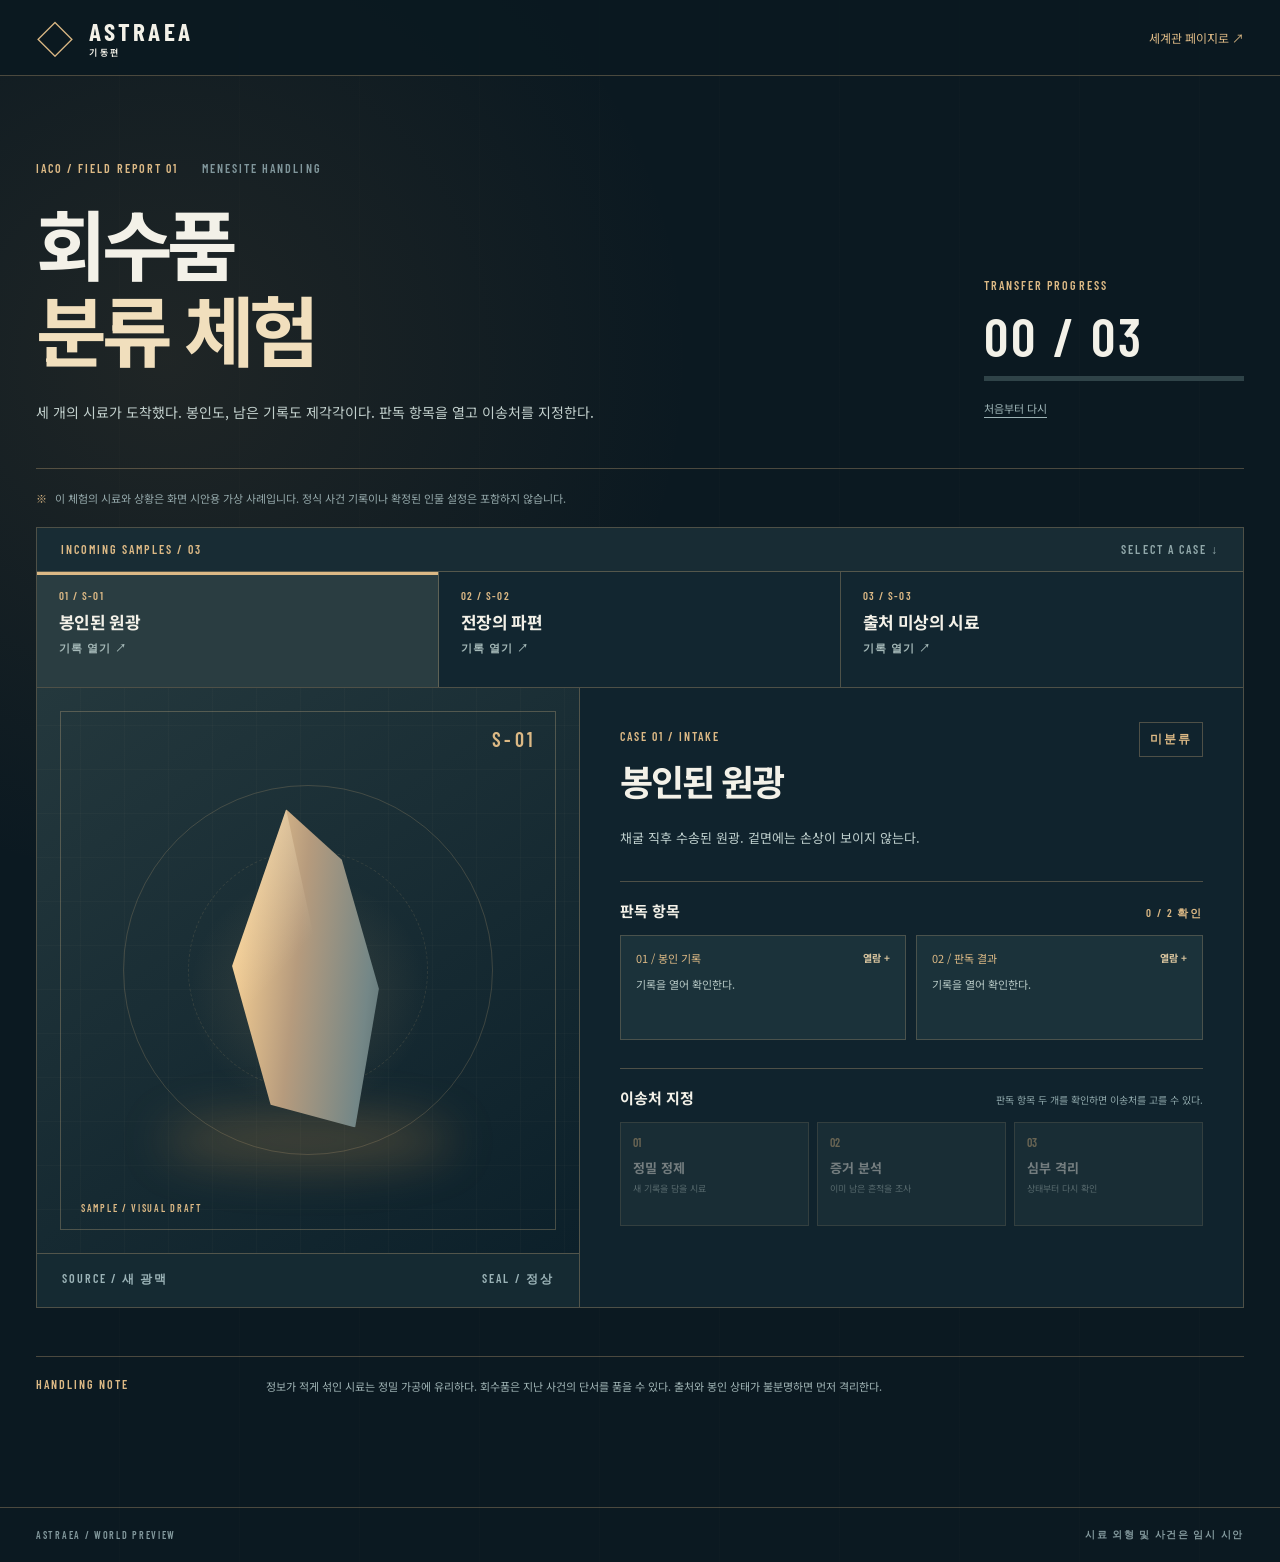
<file: field-report.html>
<!doctype html>
<html lang="ko">
<head>
  <meta charset="utf-8">
  <meta name="viewport" content="width=device-width, initial-scale=1">
  <meta name="theme-color" content="#0b1921">
  <meta name="description" content="아스트라이아 기동편 세계관 체험. 메네사이트 시료의 기록을 살피고 이송처를 정합니다.">
  <title>회수품 분류 체험 | 아스트라이아 기동편</title>
  <link rel="preconnect" href="https://fonts.googleapis.com">
  <link rel="preconnect" href="https://fonts.gstatic.com" crossorigin>
  <link href="https://fonts.googleapis.com/css2?family=Barlow+Condensed:wght@400;500;600;700&family=Noto+Sans+KR:wght@300;400;500;600;700&display=swap" rel="stylesheet">
  <link rel="stylesheet" href="./field-report.css">
  <script src="./field-report.js" defer></script>
</head>
<body>
  <div class="terminal-frame">
    <header class="terminal-header"><a class="terminal-brand" href="./index.html#menesite"><span class="brand-mark" aria-hidden="true">◇</span><span>ASTRAEA <small>기동편</small></span></a><a class="return-link" href="./index.html#menesite">세계관 페이지로 <span aria-hidden="true">↗</span></a></header>
    <main>
      <section class="mission-head" aria-labelledby="mission-title"><div><p class="eyebrow">IACO / FIELD REPORT 01 <span>MENESITE HANDLING</span></p><h1 id="mission-title">회수품<br><em>분류 체험</em></h1><p class="mission-lead">세 개의 시료가 도착했다. 봉인도, 남은 기록도 제각각이다. 판독 항목을 열고 이송처를 지정한다.</p></div><div class="mission-status"><span>TRANSFER PROGRESS</span><strong id="progress-count">00 / 03</strong><div class="progress-track" aria-hidden="true"><span id="progress-fill"></span></div><button type="button" id="reset-button">처음부터 다시</button></div></section>
      <p class="draft-notice"><span aria-hidden="true">※</span> 이 체험의 시료와 상황은 화면 시안용 가상 사례입니다. 정식 사건 기록이나 확정된 인물 설정은 포함하지 않습니다.</p>
      <section class="case-section" aria-label="시료 분류"><div class="case-section-top"><span>INCOMING SAMPLES / 03</span><span>SELECT A CASE ↓</span></div><div class="case-select" id="case-select" role="group" aria-label="조사할 시료 선택"></div>
        <div class="case-board" id="case-board"><div class="sample-side"><div class="sample-visual" id="sample-visual" role="img" aria-label="시료의 추상적인 시안"><div class="sample-orbit orbit-one" aria-hidden="true"></div><div class="sample-orbit orbit-two" aria-hidden="true"></div><div class="sample-shape" aria-hidden="true"></div><span class="sample-axis">SAMPLE / VISUAL DRAFT</span><span class="sample-code" id="sample-code">S-01</span></div><div class="sample-meta"><span id="sample-source">SOURCE / —</span><span id="sample-seal">SEAL / —</span></div></div>
          <div class="case-info"><div class="case-title-row"><div><span class="case-code" id="case-kicker">CASE 01 / INTAKE</span><h2 id="case-title">시료 기록</h2></div><span class="case-stamp" id="case-stamp">미분류</span></div><p class="case-intro" id="case-intro"></p><div class="clue-head"><h3>판독 항목</h3><span id="clue-count">0 / 2 확인</span></div><div class="clue-list" id="clue-list"></div><div class="routing-head"><h3>이송처 지정</h3><p id="routing-hint">판독 항목 두 개를 확인하면 이송처를 고를 수 있다.</p></div><div class="routing-choices" role="group" aria-label="이송처 선택"><button type="button" data-route-choice="refining" disabled><span>01</span><strong>정밀 정제</strong><small>새 기록을 담을 시료</small></button><button type="button" data-route-choice="evidence" disabled><span>02</span><strong>증거 분석</strong><small>이미 남은 흔적을 조사</small></button><button type="button" data-route-choice="isolation" disabled><span>03</span><strong>심부 격리</strong><small>상태부터 다시 확인</small></button></div><p class="case-feedback" id="case-feedback" role="status" aria-live="polite"></p><button type="button" id="next-case" class="next-case" hidden>다음 시료 열기 <span aria-hidden="true">→</span></button></div>
        </div>
      </section>
      <section class="mission-complete" id="mission-complete" aria-labelledby="complete-title" hidden><span>REPORT CLOSED / 03 TRANSFERS</span><h2 id="complete-title">세 건의 이송이 끝났다.</h2><p>새 기록을 담을 광석과, 지난 일을 품은 파편. 둘은 같은 메네사이트다. 다만 같은 곳으로 보내지는 않는다.</p><div><button type="button" id="replay-button">다시 분류하기</button><a href="./index.html#menesite">메네사이트 기록으로 돌아가기 ↗</a></div></section>
      <aside class="mission-footnote"><span>HANDLING NOTE</span><p>정보가 적게 섞인 시료는 정밀 가공에 유리하다. 회수품은 지난 사건의 단서를 품을 수 있다. 출처와 봉인 상태가 불분명하면 먼저 격리한다.</p></aside>
    </main>
    <footer class="terminal-footer"><span>ASTRAEA / WORLD PREVIEW</span><span>시료 외형 및 사건은 임시 시안</span></footer>
  </div>
</body>
</html>
</file>
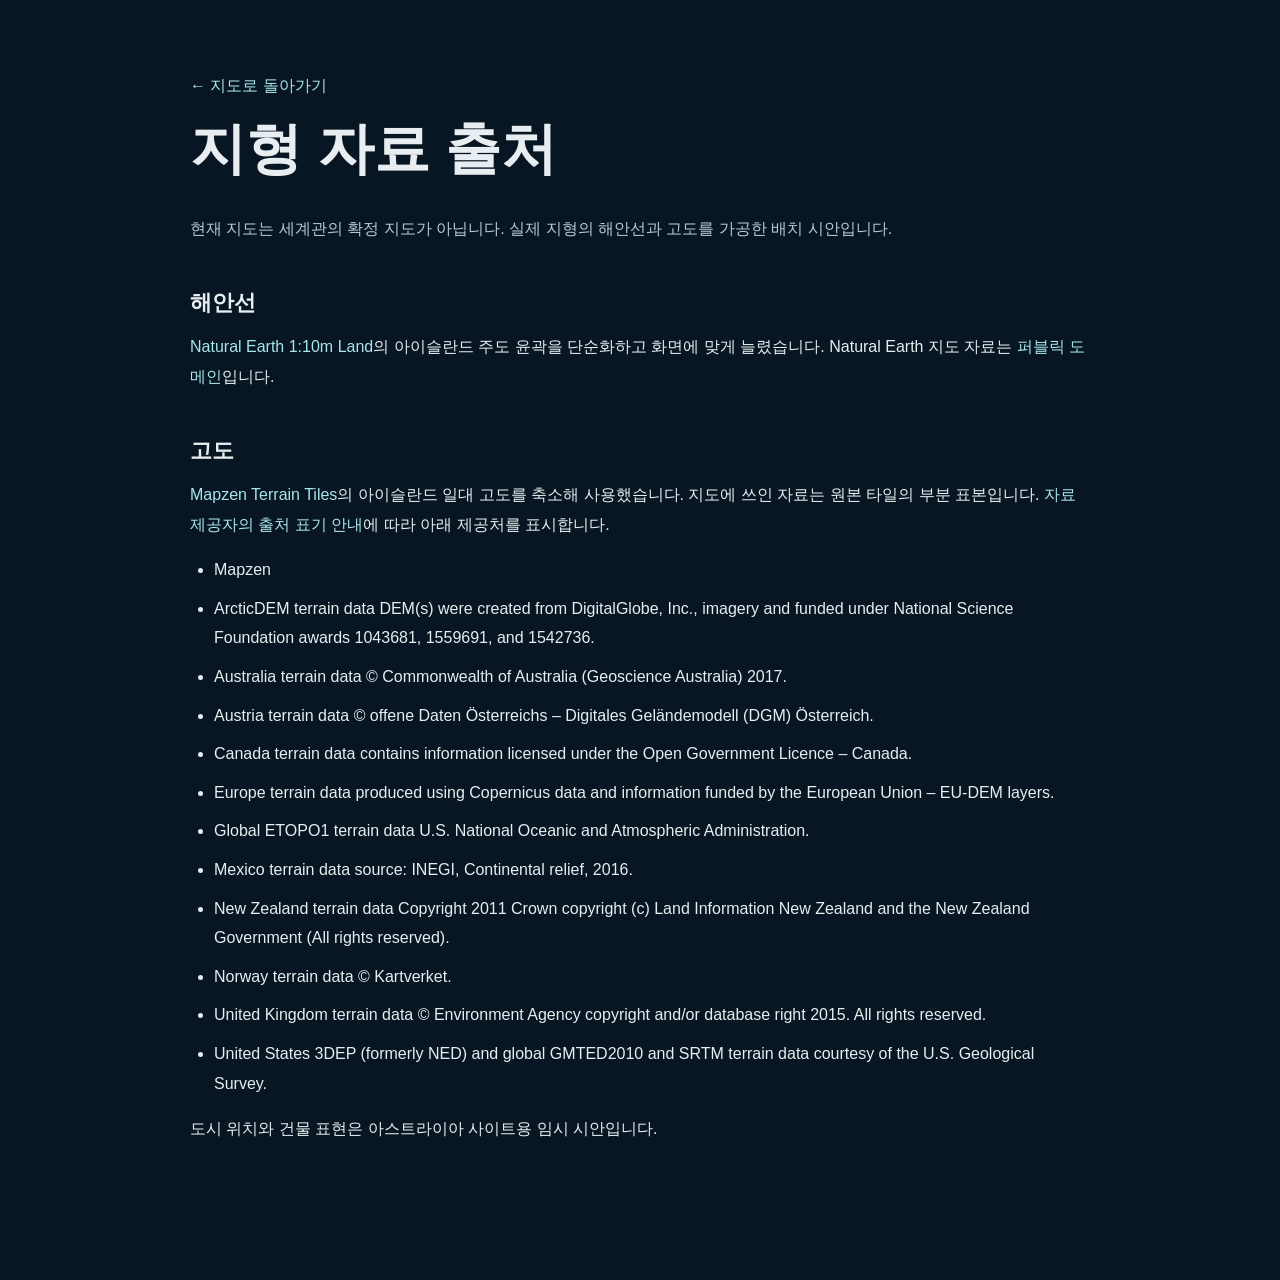
<file: terrain-credits.html>
<!doctype html>
<html lang="ko">
<head>
  <meta charset="utf-8">
  <meta name="viewport" content="width=device-width, initial-scale=1">
  <meta name="theme-color" content="#09131d">
  <title>지형 자료 출처 | 아스트라이아</title>
  <link rel="stylesheet" href="./styles.css">
  <style>
    body { background: #071622; color: #e7edf0; }
    .credits { width: min(900px, calc(100% - 48px)); margin: 0 auto; padding: 72px 0 120px; }
    .credits a { color: #a9e5ed; }
    .credits h1 { margin: 18px 0 32px; font-size: clamp(2rem, 5vw, 3.5rem); }
    .credits h2 { margin: 48px 0 16px; font-size: 1.35rem; }
    .credits p, .credits li { line-height: 1.85; }
    .credits li { margin: 9px 0; }
    .credits ul { padding-left: 1.5rem; }
    .credits .intro { color: #b7c9d0; }
  </style>
</head>
<body>
  <main class="credits">
    <a href="./index.html#atlas">← 지도로 돌아가기</a>
    <h1>지형 자료 출처</h1>
    <p class="intro">현재 지도는 세계관의 확정 지도가 아닙니다. 실제 지형의 해안선과 고도를 가공한 배치 시안입니다.</p>

    <h2>해안선</h2>
    <p><a href="https://www.naturalearthdata.com/downloads/10m-physical-vectors/10m-land/">Natural Earth 1:10m Land</a>의 아이슬란드 주도 윤곽을 단순화하고 화면에 맞게 늘렸습니다. Natural Earth 지도 자료는 <a href="https://www.naturalearthdata.com/about/terms-of-use/">퍼블릭 도메인</a>입니다.</p>

    <h2>고도</h2>
    <p><a href="https://registry.opendata.aws/terrain-tiles/">Mapzen Terrain Tiles</a>의 아이슬란드 일대 고도를 축소해 사용했습니다. 지도에 쓰인 자료는 원본 타일의 부분 표본입니다. <a href="https://github.com/tilezen/joerd/blob/master/docs/attribution.md">자료 제공자의 출처 표기 안내</a>에 따라 아래 제공처를 표시합니다.</p>
    <ul lang="en">
      <li>Mapzen</li>
      <li>ArcticDEM terrain data DEM(s) were created from DigitalGlobe, Inc., imagery and funded under National Science Foundation awards 1043681, 1559691, and 1542736.</li>
      <li>Australia terrain data © Commonwealth of Australia (Geoscience Australia) 2017.</li>
      <li>Austria terrain data © offene Daten Österreichs – Digitales Geländemodell (DGM) Österreich.</li>
      <li>Canada terrain data contains information licensed under the Open Government Licence – Canada.</li>
      <li>Europe terrain data produced using Copernicus data and information funded by the European Union – EU-DEM layers.</li>
      <li>Global ETOPO1 terrain data U.S. National Oceanic and Atmospheric Administration.</li>
      <li>Mexico terrain data source: INEGI, Continental relief, 2016.</li>
      <li>New Zealand terrain data Copyright 2011 Crown copyright (c) Land Information New Zealand and the New Zealand Government (All rights reserved).</li>
      <li>Norway terrain data © Kartverket.</li>
      <li>United Kingdom terrain data © Environment Agency copyright and/or database right 2015. All rights reserved.</li>
      <li>United States 3DEP (formerly NED) and global GMTED2010 and SRTM terrain data courtesy of the U.S. Geological Survey.</li>
    </ul>
    <p>도시 위치와 건물 표현은 아스트라이아 사이트용 임시 시안입니다.</p>
  </main>
</body>
</html>
</file>
<file: styles.css>
:root{--bg:#09131d;--bg2:#0e1c28;--panel:#122431;--panel2:#162b38;--ink:#f3f3ec;--muted:#a7b7bb;--line:rgba(177,208,211,.2);--gold:#d9bb79;--cyan:#8bc7d1;--red:#d27965;--display:'Barlow Condensed','Arial Narrow',sans-serif;--body:'Noto Sans KR',sans-serif}
*{box-sizing:border-box}html{scroll-behavior:smooth}body{margin:0;background:var(--bg);color:var(--ink);font-family:var(--body);font-weight:400;line-height:1.7}button,a{-webkit-tap-highlight-color:transparent}button{font:inherit}a{color:inherit;text-decoration:none}a:focus-visible,button:focus-visible{outline:2px solid var(--gold);outline-offset:4px}button{cursor:pointer}h1,h2,h3,p{margin-top:0}h1,h2,h3{line-height:1.15}.wrap{width:min(100% - 88px,1340px);margin-inline:auto}.skip-link{position:absolute;top:-100px;left:20px;background:var(--gold);color:#101923;padding:8px 14px;z-index:100}.skip-link:focus{top:12px}.site-shell{overflow:hidden}.site-header{height:78px;position:absolute;z-index:20;top:0;left:0;right:0;display:flex;align-items:center;padding:0 44px;border-bottom:1px solid rgba(222,234,230,.17);background:rgba(4,12,20,.28);backdrop-filter:blur(18px)}.brand{display:inline-flex;align-items:center;gap:12px;white-space:nowrap}.brand-mark{width:28px;height:28px;border:1.5px solid var(--gold);transform:rotate(45deg);display:grid;place-items:center}.brand-mark>span{width:12px;height:12px;border-left:1px solid var(--gold);border-top:1px solid var(--gold)}.brand-name{font-family:var(--display);font-size:30px;font-weight:600;letter-spacing:.105em;line-height:1}.brand-name small{display:block;margin-top:4px;font-family:var(--body);font-size:8px;font-weight:600;letter-spacing:.48em}.desktop-nav{display:flex;gap:45px;margin:auto;font-size:12px;font-weight:600;letter-spacing:.06em}.desktop-nav a{position:relative;padding:28px 0;color:#d6e0dd;transition:color .2s}.desktop-nav a:hover,.footer-links a:hover{color:var(--gold)}.desktop-nav a::after{content:'';position:absolute;bottom:20px;left:0;width:0;height:1px;background:var(--gold);transition:width .2s}.desktop-nav a:hover::after{width:100%}.header-side{display:flex;align-items:center;justify-content:flex-end;min-width:180px}.header-index,.eyebrow,.hero-rail,.status-bar small,.world-card-index,.english-label,.card-bottom,.note-marker,.ship-facts small,.ship-small,.panel-top,.panel-bottom,.detail-code,.detail-tag,.person-copy small,.temp-badge,.entry-card-top,.entry-card-bottom,.footer-meta,.visual-placeholder-label,.portrait-placeholder>span{font-family:var(--display);font-weight:600;letter-spacing:.17em}.header-index{font-size:11px;color:var(--gold)}.menu-toggle{display:none;border:0;background:none;padding:12px}.menu-toggle span{display:block;width:22px;height:1px;background:var(--ink);margin:6px}.mobile-nav{display:none}.hero{min-height:760px;height:min(860px,100svh);position:relative;display:flex;align-items:center;background:radial-gradient(circle at 76% 49%,rgba(54,112,127,.32),transparent 30%),linear-gradient(112deg,#08121d 19%,#0f2230 66%,#1b3946 100%)}.hero::after{content:'';position:absolute;inset:0;background:linear-gradient(90deg,rgba(5,14,23,.84),rgba(5,14,23,.42) 46%,rgba(5,14,23,.03) 85%),linear-gradient(0deg,rgba(4,12,18,.83),transparent 22%);pointer-events:none}.hero-noise{position:absolute;inset:0;opacity:.11;background-image:url("data:image/svg+xml,%3Csvg viewBox='0 0 180 180' xmlns='http://www.w3.org/2000/svg'%3E%3Cfilter id='n'%3E%3CfeTurbulence type='fractalNoise' baseFrequency='.86' numOctaves='3' stitchTiles='stitch'/%3E%3C/filter%3E%3Crect width='100%25' height='100%25' filter='url(%23n)' opacity='.47'/%3E%3C/svg%3E")}.hero-orbit{position:absolute;width:700px;height:700px;border:1px solid rgba(173,216,224,.12);border-radius:50%;right:-75px;top:50%;transform:translateY(-50%)}.orbit-two{width:500px;height:500px;right:25px;border-style:dashed}.hero-visual{position:absolute;right:0;top:78px;bottom:0;width:59%;overflow:hidden;background:radial-gradient(ellipse at 51% 48%,rgba(146,203,210,.2),transparent 29%),linear-gradient(135deg,rgba(84,145,162,.04),rgba(55,112,125,.16));border-left:1px solid rgba(211,237,237,.08)}.hero-visual::before{content:'';position:absolute;inset:0;background:repeating-linear-gradient(0deg,transparent 0 65px,rgba(176,226,227,.05) 66px),repeating-linear-gradient(90deg,transparent 0 65px,rgba(176,226,227,.05) 66px);transform:perspective(450px) rotateX(11deg) scale(1.3);opacity:.7}.hero-visual::after{content:'';position:absolute;left:-30%;right:-30%;bottom:-18%;height:40%;background:radial-gradient(ellipse,rgba(128,178,177,.2),transparent 64%);filter:blur(22px)}.visual-cross{position:absolute;width:22px;height:22px;z-index:2}.visual-cross::before,.visual-cross::after{content:'';position:absolute;background:rgba(184,224,223,.5)}.visual-cross::before{height:1px;width:22px;top:11px}.visual-cross::after{width:1px;height:22px;left:11px}.cross-tl{top:34px;left:34px}.cross-br{right:34px;bottom:34px}.visual-placeholder-label{position:absolute;right:40px;bottom:36px;z-index:3;display:flex;gap:16px;align-items:center;font-size:11px;color:rgba(236,242,234,.6)}.visual-placeholder-label strong{font-family:var(--body);font-weight:500;letter-spacing:0;color:#f1eee2}.ship-silhouette{position:absolute;z-index:1;width:69%;height:250px;left:17%;top:42%;transform:rotate(-14deg);filter:drop-shadow(0 45px 35px rgba(0,0,0,.5))}.ship-silhouette::before{content:'';position:absolute;left:17%;right:17%;top:37%;height:24%;background:linear-gradient(#638b96,#294b59 48%,#122a39);clip-path:polygon(0 45%,25% 0,75% 0,100% 45%,77% 100%,23% 100%);box-shadow:inset 0 4px rgba(224,243,242,.3)}.ship-core{position:absolute;left:39%;top:0;width:22%;height:100%;background:linear-gradient(90deg,#152c38,#7fa4ad 48%,#1b3c4a);clip-path:polygon(50% 0,76% 21%,91% 54%,69% 100%,31% 100%,9% 54%,24% 21%)}.ship-core::after{content:'';position:absolute;left:45%;top:5%;height:68%;width:10%;background:rgba(210,229,222,.55);filter:blur(3px)}.ship-wing{position:absolute;top:28%;height:57%;width:43%;background:linear-gradient(160deg,#577d8a,#1b3947 60%,#0b2534);clip-path:polygon(94% 0,100% 63%,27% 100%,0 77%,54% 34%);border-bottom:2px solid rgba(209,236,234,.55)}.wing-left{left:0}.wing-right{right:0;transform:scaleX(-1)}.ship-tail{position:absolute;left:34%;top:76%;width:32%;height:25%;background:linear-gradient(#203e4e,#0c2333);clip-path:polygon(8% 0,92% 0,100% 100%,0 100%)}.hero-content{position:relative;z-index:5;padding-top:88px}.eyebrow{font-size:13px;color:var(--gold);display:flex;align-items:center;gap:13px}.hero-eyebrow{font-size:12px}.signal-dot{width:6px;height:6px;background:var(--red);box-shadow:0 0 14px var(--red);border-radius:50%}.eyebrow-rule{width:42px;height:1px;background:var(--gold);opacity:.6}.hero h1{font-size:clamp(45px,4.5vw,74px);letter-spacing:-.065em;font-weight:600;line-height:1.24;max-width:800px;margin:31px 0 27px;text-shadow:0 10px 28px rgba(0,0,0,.16)}h1 em,h2 em{font-style:normal;color:var(--gold)}.hero-copy{max-width:570px;color:#d3dfdb;font-size:15px;line-height:2;word-break:keep-all}.hero-actions{display:flex;align-items:center;gap:30px;margin-top:38px}.button{display:inline-flex;align-items:center;justify-content:space-between;gap:48px;min-width:190px;padding:16px 18px;font-size:13px;font-weight:700;transition:transform .2s,background .2s}.button:hover{transform:translateY(-3px)}.button-primary{background:var(--gold);color:#10202b}.button-primary:hover{background:#ead5a3}.button span,.text-link span{font-size:17px}.text-link{font-size:13px;font-weight:600;border-bottom:1px solid rgba(227,234,230,.5);padding-bottom:5px}.text-link:hover{color:var(--gold);border-color:var(--gold)}.hero-footnote{margin:93px 0 0;font-family:var(--display);font-size:12px;letter-spacing:.16em;color:#a8b9bc}.hero-rail{position:absolute;z-index:6;right:38px;top:50%;display:flex;gap:24px;align-items:center;writing-mode:vertical-rl;color:#d4ddd8;font-size:10px}.hero-rail::after{content:'';width:1px;height:64px;background:var(--gold)}.status-bar{background:#d4c39e;color:#142532}.status-grid{display:grid;grid-template-columns:repeat(3,1fr) 1.55fr;align-items:center;min-height:131px}.status-grid>div{display:flex;align-items:center;gap:17px;height:56px;border-right:1px solid rgba(25,51,58,.21);padding-left:33px}.status-grid>div:first-child{padding-left:0}.status-grid strong{font-family:var(--display);font-size:48px;font-weight:600;line-height:1}.status-grid strong span{font-family:var(--body);font-size:13px;margin-left:3px}.status-grid small{font-size:11px;letter-spacing:.08em}.status-grid p{font-size:14px;line-height:1.65;font-weight:700;letter-spacing:-.035em;margin:0 0 0 48px}.section{padding:135px 0}.section-heading{display:grid;grid-template-columns:1fr 390px;align-items:end;gap:50px;margin-bottom:58px}.section-number{display:inline-grid;place-items:center;width:30px;height:30px;border:1px solid currentColor;font-size:13px;letter-spacing:0;margin-right:6px}.section h2,.entry-section h2{font-size:clamp(44px,4.4vw,68px);font-weight:600;letter-spacing:-.065em;line-height:1.28;margin:20px 0 0}.section-intro{font-size:14px;line-height:2.1;color:var(--muted);word-break:keep-all;margin-bottom:5px}.world-section{background:linear-gradient(180deg,#0b1721,#0b1924)}.world-grid{display:grid;grid-template-columns:repeat(3,1fr);gap:14px}.world-card{min-height:375px;position:relative;overflow:hidden;background:linear-gradient(145deg,#182c38,#11212e 72%);border:1px solid rgba(177,208,211,.2);padding:29px 30px 25px;transition:transform .25s,border-color .25s}.world-card:hover{transform:translateY(-5px);border-color:rgba(217,187,121,.64)}.world-card::after{content:'';position:absolute;right:-100px;top:80px;width:240px;height:240px;border:1px solid rgba(170,207,213,.09);border-radius:50%}.world-card-index{font-size:10px;color:var(--cyan)}.world-card-symbol{height:100px;padding-top:14px;font-family:var(--display);font-size:73px;line-height:1;color:var(--gold);opacity:.7}.world-card h3{font-size:26px;letter-spacing:-.06em;margin:11px 0 2px}.english-label{font-size:11px;color:var(--cyan);margin:0 0 18px}.world-card>p:not(.english-label){font-size:13px;line-height:1.95;color:#c1d0d0;word-break:keep-all;max-width:345px}.card-bottom{position:absolute;bottom:24px;left:30px;right:30px;display:flex;justify-content:space-between;align-items:center;border-top:1px solid var(--line);padding-top:15px;font-family:var(--body);font-size:11px;font-weight:500;letter-spacing:0;color:var(--gold)}.card-bottom span{font-size:16px}.world-note{border:1px solid var(--line);margin-top:18px;min-height:102px;display:grid;grid-template-columns:210px 1fr 70px;align-items:center;padding:20px 31px;gap:22px}.note-marker{font-size:11px;color:var(--gold)}.world-note p{margin:0;font-size:13px;color:#b8c9c9;line-height:1.9}.note-line{height:1px;background:var(--gold);position:relative}.note-line::after{content:'';position:absolute;right:0;top:-3px;width:7px;height:7px;border:1px solid var(--gold);transform:rotate(45deg)}.ship-section{background:#0f202b;position:relative}.ship-section::before{content:'';position:absolute;inset:0;background:radial-gradient(circle at 84% 19%,rgba(76,130,146,.16),transparent 24%);pointer-events:none}.ship-layout{position:relative;display:grid;grid-template-columns:.76fr 1.24fr;gap:6.7vw;align-items:center}.ship-copy>p:not(.eyebrow):not(.ship-small){max-width:430px;color:#b9cbd0;font-size:14px;line-height:2.1;margin:33px 0;word-break:keep-all}.ship-facts{display:flex;gap:50px;border-top:1px solid var(--line);padding-top:26px;margin-top:43px}.ship-facts div{display:flex;flex-direction:column;gap:4px}.ship-facts small{font-size:10px;color:var(--cyan)}.ship-facts strong{font-size:22px;letter-spacing:-.06em}.ship-small{font-size:11px;color:#8199a3;margin-top:19px}.ship-panel{border:1px solid rgba(157,200,207,.36);background:#10212c;box-shadow:0 25px 60px rgba(0,0,0,.17)}.panel-top,.panel-bottom{height:46px;display:flex;align-items:center;justify-content:space-between;padding:0 20px;font-size:10px;color:var(--cyan);border-bottom:1px solid var(--line)}.panel-top span:last-child,.panel-bottom span:last-child{color:var(--gold)}.panel-bottom{border-top:1px solid var(--line);border-bottom:0}.deck-layout{display:grid;grid-template-columns:216px 1fr;min-height:400px}.deck-tabs{border-right:1px solid var(--line);display:flex;flex-direction:column}.deck-tabs button{background:transparent;color:#a9b9bf;border:0;border-bottom:1px solid var(--line);text-align:left;padding:10px 15px 10px 18px;display:grid;grid-template-columns:29px 1fr;column-gap:8px;align-items:center;min-height:80px;transition:background .2s,color .2s}.deck-tabs button:last-child{border-bottom:0}.deck-tabs button[aria-selected=true]{background:#223c49;color:#f7f5e9;box-shadow:inset 3px 0 var(--gold)}.deck-tabs button:hover{background:#1b3442}.deck-tabs button>span{grid-row:1/3;color:var(--gold);font-family:var(--display);font-size:26px}.deck-tabs strong{font-size:14px}.deck-tabs small{font-size:10px;color:#96b1b8}.deck-details{position:relative;overflow:hidden;padding:32px;display:flex;align-items:end}.deck-details::before{content:'';position:absolute;inset:0;background:repeating-linear-gradient(0deg,transparent 0 42px,rgba(166,217,221,.045) 43px),repeating-linear-gradient(90deg,transparent 0 42px,rgba(166,217,221,.045) 43px)}.deck-details::after{content:'';position:absolute;top:27px;right:26px;border-top:1px solid var(--cyan);border-right:1px solid var(--cyan);height:25px;width:25px;opacity:.45}.deck-radar{position:absolute;top:37px;left:50%;width:185px;height:185px;border:1px solid rgba(114,183,194,.23);border-radius:50%;transform:translateX(-50%)}.deck-radar::before,.deck-radar::after{content:'';position:absolute;border:1px solid rgba(114,183,194,.23);border-radius:50%;inset:26px}.deck-radar::after{inset:53px}.deck-radar span{position:absolute;top:50%;left:0;right:0;height:1px;background:rgba(114,183,194,.25)}.deck-details section{position:relative;z-index:1;max-width:390px;animation:fade-up .24s ease}.deck-details section[hidden]{display:none}.detail-code{font-size:10px;color:var(--cyan)}.deck-details h3{font-size:25px;margin:8px 0 14px;letter-spacing:-.05em}.deck-details p{font-size:12px;line-height:1.9;color:#c1d1d2;margin-bottom:25px;word-break:keep-all}.detail-tag{font-size:9px;color:var(--gold);border:1px solid rgba(217,187,121,.3);padding:8px 10px;display:inline-block}.people-section{background:#e9e5d9;color:#182832}.people-section .eyebrow{color:#7c704e}.people-section h2 em{color:#9d8659}.people-section .section-intro{color:#52626a}.people-section .section-intro strong{color:#263d47}.people-grid{display:grid;grid-template-columns:repeat(4,1fr);gap:15px}.person-card{background:#f6f4eb;border:1px solid #d5d9d0;overflow:hidden;transition:transform .2s,box-shadow .2s}.person-card:hover{transform:translateY(-5px);box-shadow:0 20px 30px rgba(26,48,56,.12)}.portrait-placeholder{height:280px;position:relative;overflow:hidden;background:linear-gradient(150deg,#9caab0,#3d5967 55%,#263c48);display:flex;align-items:flex-end;justify-content:flex-end;padding:15px}.portrait-placeholder::before{content:'';position:absolute;inset:18px;border:1px solid rgba(236,239,222,.27)}.portrait-placeholder::after{content:'';position:absolute;inset:0;background:linear-gradient(0deg,rgba(13,30,38,.43),transparent 38%)}.portrait-two{background:linear-gradient(155deg,#778d93,#405866 60%,#182e3b)}.portrait-three{background:linear-gradient(155deg,#a6a9a0,#54666d 60%,#283c45)}.portrait-four{background:linear-gradient(155deg,#a2b0a7,#4d6c70 60%,#273e43)}.portrait-figure{position:absolute;left:50%;bottom:-49px;width:52%;height:67%;transform:translateX(-50%);background:linear-gradient(110deg,#1e3441,#182a36 35%,#485d63 60%,#142630);clip-path:polygon(26% 0,74% 0,87% 20%,84% 42%,100% 63%,100% 100%,0 100%,0 63%,16% 42%,13% 20%);filter:drop-shadow(12px 10px 15px rgba(0,0,0,.2))}.portrait-figure::before{content:'';position:absolute;width:47%;height:37%;left:26%;top:-5%;border-radius:46% 46% 40% 40%;background:#1c303b}.portrait-two .portrait-figure{transform:translateX(-50%) scaleX(-1)}.portrait-three .portrait-figure{width:57%;height:62%}.portrait-four .portrait-figure{width:47%;height:70%}.portrait-placeholder>span{position:relative;z-index:2;font-size:10px;color:#e7ece5}.person-copy{padding:21px 20px 23px;position:relative;min-height:210px}.temp-badge{display:inline-block;border:1px solid #c1a879;color:#8d7650;padding:3px 7px;font-family:var(--body);font-size:9px;font-weight:600;letter-spacing:0;margin-bottom:14px}.person-copy small{display:block;color:#69818a;font-size:10px}.person-copy h3{font-size:23px;margin:6px 0 12px;letter-spacing:-.05em}.person-copy p{font-size:11px;line-height:1.9;color:#58676c;margin:0;word-break:keep-all}.people-disclaimer{font-size:11px;color:#5f6d6c;margin:24px 0 0}.entry-section{padding:127px 0;background:radial-gradient(circle at 90% 20%,rgba(78,125,134,.24),transparent 33%),#0a1721}.entry-layout{display:grid;grid-template-columns:1fr 540px;gap:8vw;align-items:center}.entry-section h2{margin-bottom:30px}.entry-section>div>div:first-child>p:last-child{max-width:485px;font-size:14px;color:#aebfc2;line-height:2.1;word-break:keep-all}.entry-card{border:1px solid rgba(180,213,215,.4);background:rgba(23,45,57,.65);padding:29px;position:relative}.entry-card::before{content:'';position:absolute;left:-1px;top:-1px;width:35px;height:35px;border-top:2px solid var(--gold);border-left:2px solid var(--gold)}.entry-card-top{display:block;color:var(--cyan);font-size:11px;margin-bottom:29px}.entry-choices{display:flex;flex-wrap:wrap;gap:8px}.entry-choices button{border:1px solid var(--line);background:transparent;color:#bdd0d2;font-size:12px;padding:10px 14px;transition:background .2s,color .2s}.entry-choices button:hover,.entry-choices button.active{background:var(--gold);color:#10212a;border-color:var(--gold)}.entry-result{min-height:100px;padding:27px 0 24px;font-size:18px;font-weight:500;letter-spacing:-.04em;line-height:1.65;word-break:keep-all}.entry-card-bottom{display:flex;align-items:center;justify-content:space-between;border-top:1px solid var(--line);padding-top:16px;font-size:11px;color:#a5bac0}.status-pulse{width:7px;height:7px;border-radius:50%;background:var(--gold);box-shadow:0 0 0 5px rgba(217,187,121,.12)}.site-footer{background:#07121b;border-top:1px solid var(--line);padding:54px 0 24px}.footer-layout{display:flex;justify-content:space-between;gap:30px;align-items:start}.footer-brand .brand-name{font-size:27px}.footer-layout p{font-size:11px;color:#859ca3;margin:19px 0 0}.footer-links{display:flex;gap:28px;font-size:11px;color:#bacbcc}.footer-meta{margin-top:56px;padding-top:18px;border-top:1px solid var(--line);display:flex;justify-content:space-between;gap:20px;font-size:10px;color:#78909a}.footer-meta span:last-child{font-family:var(--body);letter-spacing:0}@keyframes fade-up{from{opacity:0;transform:translateY(8px)}to{opacity:1;transform:translateY(0)}}
@media(max-width:1100px){.wrap{width:min(100% - 60px,1340px)}.site-header{padding:0 30px}.desktop-nav{gap:24px}.header-side{min-width:120px}.hero h1{font-size:60px}.hero-visual{width:65%}.status-grid{grid-template-columns:repeat(3,1fr)}.status-grid p{display:none}.ship-layout{gap:35px}.people-grid{grid-template-columns:repeat(2,1fr)}.portrait-placeholder{height:340px}.entry-layout{grid-template-columns:1fr 450px;gap:40px}}
@media(max-width:800px){.wrap{width:min(100% - 40px,1340px)}.site-header{height:68px;padding:0 20px}.brand-name{font-size:25px}.brand-mark{width:23px;height:23px}.desktop-nav,.header-index{display:none}.header-side{margin-left:auto;min-width:auto}.menu-toggle{display:block}.mobile-nav:not([hidden]){display:flex;position:absolute;left:0;right:0;top:68px;flex-direction:column;background:#0b1b26;border-bottom:1px solid var(--line);padding:10px 20px 20px;box-shadow:0 25px 35px rgba(0,0,0,.3)}.mobile-nav a{padding:12px 0;border-bottom:1px solid var(--line);font-size:14px}.hero{min-height:710px;height:auto;align-items:end}.hero-content{padding:250px 0 75px}.hero-visual{top:68px;width:100%;height:53%;bottom:auto;opacity:.75;border-left:0}.hero::after{background:linear-gradient(0deg,#08131d 7%,rgba(8,19,29,.8) 35%,rgba(8,19,29,.19) 70%),linear-gradient(90deg,rgba(8,19,29,.4),transparent)}.ship-silhouette{width:55%;left:22%;top:26%;height:190px}.hero h1{font-size:clamp(42px,8vw,60px);margin:22px 0}.hero-copy{max-width:610px}.hero-footnote{margin-top:50px}.hero-rail{display:none}.visual-placeholder-label{right:21px;bottom:17px;font-size:9px}.status-grid{min-height:115px}.status-grid>div{padding-left:20px;gap:9px}.status-grid strong{font-size:38px}.status-grid small{font-size:9px;letter-spacing:0}.section{padding:90px 0}.section-heading{grid-template-columns:1fr;gap:20px;margin-bottom:37px}.section-intro{max-width:640px}.world-grid{grid-template-columns:1fr 1fr}.world-card:last-child{grid-column:1/-1}.world-note{grid-template-columns:155px 1fr}.note-line{display:none}.ship-layout{grid-template-columns:1fr;gap:36px}.ship-copy>p:not(.eyebrow):not(.ship-small){max-width:660px}.ship-facts{margin-top:28px}.entry-layout{grid-template-columns:1fr;gap:35px}.entry-card{max-width:600px}}
@media(max-width:560px){.hero{min-height:680px}.hero-content{padding-top:230px;padding-bottom:58px}.hero-eyebrow{font-size:10px;letter-spacing:.1em}.eyebrow-rule{display:none}.hero h1{font-size:43px;line-height:1.31;letter-spacing:-.075em}.hero-copy{font-size:13px;line-height:1.95}.hero-actions{gap:18px;align-items:flex-start;flex-direction:column;margin-top:30px}.button{min-width:188px}.hero-footnote{font-size:10px;margin-top:46px}.hero-visual{height:45%}.ship-silhouette{width:76%;left:12%;top:30%;height:150px}.visual-placeholder-label{bottom:9px;font-size:8px}.visual-placeholder-label strong{font-size:9px}.status-grid{grid-template-columns:repeat(3,1fr);min-height:93px}.status-grid>div{height:46px;display:block;padding-left:10px}.status-grid strong{display:block;font-size:31px}.status-grid strong span{font-size:10px}.status-grid small{display:block;font-size:8px;line-height:1.2}.section{padding:76px 0}.section h2,.entry-section h2{font-size:43px}.section-intro{font-size:12px}.world-grid{grid-template-columns:1fr}.world-card,.world-card:last-child{grid-column:auto;min-height:335px}.world-card-symbol{height:77px;font-size:60px}.world-note{grid-template-columns:1fr;gap:5px;padding:21px}.world-note p{font-size:12px}.ship-facts{gap:30px}.ship-facts strong{font-size:20px}.panel-top,.panel-bottom{padding:0 11px;font-size:8px}.deck-layout{grid-template-columns:104px 1fr;min-height:370px}.deck-tabs button{min-height:74px;padding:8px 7px;display:block}.deck-tabs button>span{display:block;font-size:20px;line-height:1}.deck-tabs strong{display:block;font-size:11px}.deck-tabs small{display:block;font-size:8px;line-height:1.3;margin-top:2px}.deck-details{padding:18px}.deck-radar{width:140px;height:140px;left:55%;top:42px}.deck-details h3{font-size:21px}.deck-details p{font-size:11px}.detail-code,.detail-tag{font-size:8px}.people-grid{grid-template-columns:1fr 1fr;gap:8px}.portrait-placeholder{height:208px}.person-copy{padding:14px 11px 17px;min-height:245px}.person-copy h3{font-size:19px}.person-copy p{font-size:10px;line-height:1.75}.person-copy small{font-size:8px;line-height:1.5}.temp-badge{font-size:8px;margin-bottom:11px}.people-disclaimer{font-size:10px;line-height:1.8}.entry-section{padding:76px 0}.entry-card{padding:21px}.entry-choices button{font-size:11px;padding:9px 10px}.entry-result{font-size:16px}.footer-layout{display:block}.footer-links{margin-top:30px;flex-wrap:wrap;gap:15px 22px}.footer-meta{margin-top:35px;display:block}.footer-meta span{display:block;margin:4px 0}}
@media(prefers-reduced-motion:reduce){html{scroll-behavior:auto}*,*::before,*::after{animation-duration:.01ms!important;transition-duration:.01ms!important}}
</file>
<file: expansion.css>
/* Interactive archive additions. Original site tokens live in styles.css. */
.subsection-head,.directory-heading{display:flex;justify-content:space-between;align-items:end;gap:36px;margin-bottom:26px}
.subsection-head h3,.directory-heading h3{font-size:clamp(27px,3vw,39px);letter-spacing:-.055em;margin:9px 0 0}
.subsection-head>p,.directory-heading>p{color:var(--muted);font-size:12px;line-height:1.9;max-width:390px;margin:0;word-break:keep-all}
.nation-explorer{margin-top:85px;border-top:1px solid var(--line);padding-top:53px}
.nation-tabs{display:grid;grid-template-columns:repeat(3,1fr);gap:9px;margin-bottom:9px}
.nation-tabs button{display:flex;align-items:baseline;gap:14px;text-align:left;background:#142633;color:var(--gold);border:1px solid var(--line);padding:18px 21px;font:600 15px var(--display);letter-spacing:.08em;transition:background .2s,border-color .2s}
.nation-tabs button strong{color:var(--ink);font:600 19px var(--body);letter-spacing:-.05em}
.nation-tabs button small{margin-left:auto;color:#98afb4;font:500 11px var(--body);letter-spacing:0}
.nation-tabs button:hover,.nation-tabs button[aria-selected=true]{background:#24414e;border-color:var(--gold)}
.nation-panel{min-height:255px;display:grid;grid-template-columns:185px 1fr;align-items:center;gap:35px;position:relative;overflow:hidden;border:1px solid var(--line);background:radial-gradient(circle at 90% 0%,rgba(102,156,164,.17),transparent 35%),#112430;padding:30px 48px}
.nation-panel[hidden]{display:none}.nation-panel::after{content:'';position:absolute;inset:15px;border:1px solid rgba(178,205,204,.1);pointer-events:none}
.nation-glyph{font:600 156px/.9 var(--display);color:rgba(217,187,121,.25);text-align:center;border-right:1px solid var(--line)}
.nation-panel h4{font-size:23px;letter-spacing:-.05em;margin:7px 0 10px}.nation-panel p{color:#b8c9cc;font-size:13px;line-height:1.9;max-width:710px;margin-bottom:18px;word-break:keep-all}
.city-list{display:flex;flex-wrap:wrap;gap:7px}.city-list span{border:1px solid rgba(217,187,121,.28);padding:7px 11px;color:#f0e3c8;font-size:12px}.city-list small{font-size:10px;color:#93aeb6;margin-left:6px}
.chronicle-section{background:#091721;position:relative}.chronicle-section::before{content:'';position:absolute;inset:0;background:radial-gradient(circle at 83% 43%,rgba(138,182,190,.09),transparent 37%),repeating-linear-gradient(90deg,transparent 0 119px,rgba(167,211,209,.025) 120px);pointer-events:none}
.chronicle-section .wrap{position:relative}.chronicle-shell{display:grid;grid-template-columns:minmax(310px,42%) 1fr;border:1px solid rgba(156,199,205,.28);background:#10212c;min-height:530px}
.timeline-list{display:grid;grid-template-columns:1fr;border-right:1px solid var(--line)}
.timeline-list button{border:0;border-bottom:1px solid var(--line);background:transparent;color:#e6e9de;display:grid;grid-template-columns:84px 145px 1fr;gap:10px;align-items:center;text-align:left;padding:12px 19px;min-height:75px;transition:background .2s}
.timeline-list button:last-child{border-bottom:0}.timeline-list button:hover,.timeline-list button[aria-selected=true]{background:#25414b}.timeline-list button[aria-selected=true]{box-shadow:inset 3px 0 var(--gold)}
.timeline-list small{font:600 10px var(--display);letter-spacing:.11em;color:var(--cyan)}.timeline-list strong{font-size:15px;letter-spacing:-.06em}.timeline-list span{font-size:12px;color:#aebfc4}
.timeline-stage{position:relative;overflow:hidden;display:grid;align-items:center;padding:55px 10% 65px;background:radial-gradient(circle at 50% 33%,rgba(84,142,154,.2),transparent 42%),linear-gradient(135deg,#152c38,#0c1d28)}
.timeline-stage::before,.timeline-stage::after{content:'';position:absolute;left:50%;top:42%;transform:translate(-50%,-50%);width:310px;height:310px;border:1px solid rgba(158,208,212,.1);border-radius:50%}.timeline-stage::after{width:195px;height:195px}
.timeline-stamp{position:absolute;top:25px;right:29px;color:#738f97;font:600 11px var(--display);letter-spacing:.2em}.timeline-stage article{position:relative;z-index:1;animation:fade-up .25s ease}.timeline-stage article[hidden]{display:none}
.record-class{display:inline-block;border:1px solid rgba(217,187,121,.55);color:#e9d3a4;background:rgba(217,187,121,.09);padding:3px 9px;font:600 10px var(--body);letter-spacing:0;white-space:nowrap}.record-class.observed{border-color:rgba(139,199,209,.55);color:#a7d9df;background:rgba(139,199,209,.08)}.record-class.pending{border-color:rgba(210,121,101,.55);color:#e5ae9f;background:rgba(210,121,101,.08)}
.era-index{font:600 68px/1 var(--display);color:var(--gold);margin:45px 0 13px}.timeline-stage h3{font-size:31px;letter-spacing:-.06em;margin:0 0 18px}.timeline-stage article>p:not(.era-index){font-size:14px;line-height:2;color:#c6d3d2;max-width:580px;word-break:keep-all}.timeline-stage article>small{display:block;border-top:1px solid var(--line);padding-top:19px;margin-top:37px;color:#95adb3;font-size:11px;line-height:1.8}
.ship-schematic{height:126px;position:relative;overflow:hidden;display:flex;align-items:center;justify-content:center;border-bottom:1px solid var(--line);background:repeating-linear-gradient(90deg,transparent 0 38px,rgba(164,209,212,.07) 39px),linear-gradient(180deg,#10232f,#122b36)}
.schematic-body{position:relative;z-index:1;width:145px;height:96px;clip-path:polygon(50% 0,72% 17%,83% 81%,50% 100%,17% 81%,28% 17%);border:0;background:#355461;display:grid;grid-template-rows:repeat(5,1fr);padding:15px 24px 10px;gap:2px;filter:drop-shadow(0 0 20px rgba(155,219,221,.3))}
.schematic-body i{display:block;background:rgba(175,217,216,.2);border-top:1px solid rgba(221,244,232,.4)}.schematic-body i:first-child{background:rgba(217,187,121,.55)}
.schematic-wing{position:absolute;top:29px;width:180px;height:74px;border:1px solid #638592;background:#203e4d;clip-path:polygon(0 50%,100% 0,100% 100%)}.schematic-wing.left{transform:translateX(-130px)}.schematic-wing.right{transform:translateX(130px) scaleX(-1)}.ship-schematic small{position:absolute;bottom:7px;right:15px;color:#7ea6ad;font:600 8px var(--display);letter-spacing:.13em;z-index:2}
.route-explorer{margin-top:50px;border:1px solid rgba(156,199,205,.28);background:#10232e;padding:30px 35px}.route-head{display:grid;grid-template-columns:1fr 1.8fr;gap:8px 22px;align-items:center}.route-head .detail-code{grid-column:1/-1}.route-head h3{font-size:24px;letter-spacing:-.05em;margin:0}.route-head p{font-size:12px;color:#9eb6bb;margin:0;line-height:1.8}
.route-choices{display:flex;gap:8px;margin:28px 0 18px}.route-choices button{border:1px solid var(--line);background:#142d39;color:#b7cbd0;font-size:12px;padding:10px 17px}.route-choices button:hover,.route-choices button.active{background:var(--gold);color:#11232b;border-color:var(--gold)}
.route-output{display:flex;flex-wrap:wrap;gap:8px;min-height:66px;align-items:center}.route-step{display:inline-flex;gap:12px;align-items:center;color:#e8e8de;border:1px solid rgba(158,199,203,.28);background:#1a3440;padding:10px 13px;font-size:12px}.route-step b{color:var(--gold);font:600 13px var(--display)}.route-arrow{color:var(--gold);font-size:17px}.route-note{margin:18px 0 0;color:#87a4aa;font-size:11px}
.people-section{padding-bottom:110px}.personnel-directory{margin-top:95px;border-top:1px solid #c7cbc2;padding-top:48px}.personnel-directory .eyebrow{color:#8e7b54}.directory-heading{margin-bottom:29px}.directory-heading>p{color:#586b70}.directory-filters{display:flex;flex-wrap:wrap;gap:7px;margin-bottom:15px}.directory-filters button{border:1px solid #bfc8c5;color:#52656a;background:#f3f0e7;padding:9px 14px;font-size:12px}.directory-filters button span{margin-left:6px;font-family:var(--display)}.directory-filters button:hover,.directory-filters button.active{background:#193440;border-color:#193440;color:#f2e8d3}
.directory-layout{display:grid;grid-template-columns:minmax(300px,.85fr) minmax(400px,1.15fr);border:1px solid #c9cec7;background:#f7f5ed;min-height:565px}.directory-list{overflow:auto;max-height:650px;border-right:1px solid #c9cec7}.directory-item{width:100%;display:grid;grid-template-columns:45px 1fr auto;align-items:center;text-align:left;gap:12px;padding:15px 20px;border:0;border-bottom:1px solid #dce0d9;background:transparent;color:#243a43}.directory-item:hover,.directory-item.active{background:#e4e4d8}.directory-item.active{box-shadow:inset 3px 0 #ae915d}.directory-item b{font:600 22px var(--display);color:#ac9568}.directory-item strong{font-size:14px;letter-spacing:-.04em}.directory-item small{color:#738287;font-size:10px}.directory-item>span:last-child{color:#a0824b;font-size:16px}.directory-detail{display:grid;grid-template-columns:40% 1fr;min-height:565px}.detail-portrait{position:relative;overflow:hidden;background:radial-gradient(circle at 50% 35%,#9cadad,#4b6870 55%,#273e49);display:flex;align-items:end;justify-content:center;padding:20px}.detail-portrait::before{content:'';position:absolute;left:14%;right:14%;top:20%;bottom:-10%;background:linear-gradient(120deg,#344d55,#122c38 55%,#597079);clip-path:polygon(50% 0,70% 10%,77% 29%,93% 40%,100% 100%,0 100%,7% 40%,23% 29%,30% 10%)}.detail-portrait::after{content:'';position:absolute;inset:15px;border:1px solid rgba(237,240,220,.4)}.detail-portrait span{position:relative;z-index:1;color:#f4f0e1;font:600 9px var(--display);letter-spacing:.17em;text-shadow:0 1px 10px #122832}
.detail-text{padding:43px 32px;align-self:center}.detail-text>small{color:#8d774e;font:600 11px var(--display);letter-spacing:.14em}.detail-text h4{font-size:30px;letter-spacing:-.06em;margin:17px 0 5px}.detail-text .provisional-name{font-size:13px;color:#8e794f;margin:0 0 23px}.detail-text .role-description{font-size:13px;line-height:2;color:#445960;word-break:keep-all}.detail-meta{border-top:1px solid #cbd0c9;margin-top:30px;padding-top:20px}.detail-meta span{display:block;font:600 10px var(--display);letter-spacing:.15em;color:#9d875b}.detail-meta p{font-size:12px;color:#4f6267;margin:7px 0 0}.detail-access{display:inline-block;margin-top:24px;border:1px solid #c1a979;padding:6px 9px;font-size:10px;color:#806d4d}
.archive-section{background:linear-gradient(180deg,#10222e,#081823)}.archive-grid{display:grid;grid-template-columns:repeat(3,1fr);gap:13px}.archive-card{min-height:350px;position:relative;overflow:hidden;background:linear-gradient(145deg,#1a3340,#10232f);border:1px solid var(--line);padding:25px 28px 45px}.archive-card::after{content:'';position:absolute;right:-45px;top:88px;width:200px;height:200px;border:1px solid rgba(146,203,211,.1);border-radius:50%}.archive-top{display:flex;justify-content:space-between;gap:12px;align-items:start}.archive-top>span:first-child,.archive-card>small{font:600 10px var(--display);letter-spacing:.17em;color:var(--cyan)}.archive-symbol{display:block;color:rgba(217,187,121,.7);font:400 70px var(--display);line-height:1;margin:27px 0 13px}.archive-card h3{font-size:22px;letter-spacing:-.05em;margin-bottom:12px}.archive-card p{font-size:12px;line-height:1.95;color:#b7c9cc;max-width:350px;word-break:keep-all}.archive-card>small{position:absolute;bottom:22px;left:28px;right:28px;border-top:1px solid var(--line);padding-top:11px}.archive-note{font-size:11px;color:#8fa6aa;margin:24px 0 0}
@media(max-width:1100px){.timeline-list button{grid-template-columns:65px 108px 1fr;padding-inline:13px}.timeline-list button strong{font-size:13px}.timeline-list button span{font-size:11px}.directory-detail{grid-template-columns:35% 1fr}.detail-text{padding:28px 24px}}
@media(max-width:800px){.subsection-head,.directory-heading{align-items:start;display:block}.subsection-head>p,.directory-heading>p{margin-top:13px}.nation-explorer{margin-top:65px}.nation-panel{grid-template-columns:100px 1fr;padding:25px}.nation-glyph{font-size:100px}.chronicle-shell{grid-template-columns:1fr}.timeline-list{display:flex;overflow-x:auto;border-right:0;border-bottom:1px solid var(--line);scrollbar-color:#638592 #10212c}.timeline-list button{min-width:150px;display:block;min-height:94px;border-right:1px solid var(--line);border-bottom:0}.timeline-list button small,.timeline-list button strong,.timeline-list button span{display:block}.timeline-list button strong{margin:4px 0}.timeline-stage{min-height:360px}.directory-layout{grid-template-columns:1fr}.directory-list{display:flex;overflow-x:auto;max-height:none;border-right:0;border-bottom:1px solid #c9cec7}.directory-item{min-width:190px;display:block;border-right:1px solid #dce0d9;border-bottom:0}.directory-item>*{display:block}.directory-item>span:last-child{display:none}.directory-detail{min-height:430px;grid-template-columns:36% 1fr}.archive-grid{grid-template-columns:1fr 1fr}.archive-card:last-child{grid-column:1/-1;min-height:300px}}
@media(max-width:560px){.nation-tabs button{display:block;padding:11px;font-size:11px}.nation-tabs button strong{display:block;font-size:14px}.nation-tabs button small{display:block;font-size:9px}.nation-panel{grid-template-columns:1fr;gap:5px;min-height:0;padding:26px}.nation-glyph{font-size:67px;line-height:1;text-align:left;border:0}.nation-panel h4{font-size:20px}.city-list span{font-size:10px}.city-list small{font-size:9px}.chronicle-shell{min-height:0}.timeline-list button{min-width:133px}.timeline-stage{min-height:360px;padding:54px 25px 32px}.timeline-stamp{font-size:9px;top:17px;right:17px}.era-index{font-size:51px;margin-top:33px}.timeline-stage h3{font-size:25px}.timeline-stage article>p:not(.era-index){font-size:12px}.ship-schematic{height:104px}.schematic-body{transform:scale(.8)}.schematic-wing{transform:translateX(-108px) scale(.8)!important}.schematic-wing.right{transform:translateX(108px) scaleX(-.8) scaleY(.8)!important}.route-explorer{padding:23px 20px}.route-head{display:block}.route-head h3{margin:10px 0;font-size:21px}.route-choices button{font-size:10px;padding:8px}.route-step{font-size:10px}.people-section{padding-bottom:75px}.personnel-directory{margin-top:65px}.directory-heading h3{font-size:28px}.directory-filters button{font-size:10px;padding:7px 10px}.directory-item{min-width:165px;padding:12px}.directory-detail{display:block}.detail-portrait{height:190px}.detail-portrait::before{left:30%;right:30%;top:10%}.detail-text{padding:25px 22px}.detail-text h4{font-size:25px}.archive-grid{grid-template-columns:1fr}.archive-card,.archive-card:last-child{grid-column:auto;min-height:300px}}
.directory-item strong,.directory-item small{display:block}
.hero h1,.section h2,.entry-section h2{word-break:keep-all}
@media(max-width:560px){.hero h1{font-size:clamp(35px,10vw,43px)}}
.site-header{position:fixed;background:rgba(5,15,24,.62);transition:background .25s,box-shadow .25s}
.site-header.is-scrolled{background:rgba(5,15,24,.96);box-shadow:0 10px 30px rgba(0,0,0,.2)}
.site-header::after{content:'';position:absolute;left:0;bottom:-1px;width:var(--scroll-progress,0%);height:2px;background:var(--gold);pointer-events:none}
.desktop-nav a[aria-current="location"]{color:var(--gold)}
.desktop-nav a[aria-current="location"]::after{width:100%}
.mobile-nav a[aria-current="location"]{color:var(--gold);padding-left:10px;border-left:2px solid var(--gold)}
html{scroll-padding-top:96px}
main > section[id]{scroll-margin-top:96px}
@media(max-width:800px){html{scroll-padding-top:82px}main > section[id]{scroll-margin-top:82px}}
</file>
<file: menesite.css>
:root{--ore:#d8b07a;--ore-pale:#f0d7ad}
.desktop-nav{gap:31px}
.header-play{display:inline-flex;align-items:center;justify-content:center;gap:9px;min-width:106px;padding:8px 12px;border:1px solid var(--gold);background:rgba(217,187,121,.14);color:#f5ddb0;font-size:11px;font-weight:700;white-space:nowrap;transition:background .2s,color .2s}.header-play:hover,.header-play:focus-visible{background:var(--gold);color:#10202b}.header-play span{font-size:15px}.hero-play{box-shadow:0 0 0 5px rgba(217,187,121,.13)}
.menesite-section{background:radial-gradient(circle at 20% 28%,rgba(165,111,71,.14),transparent 32%),linear-gradient(180deg,#0e1b23,#121e25 72%,#0b1821);position:relative}
.menesite-section::before{content:'';position:absolute;inset:0;pointer-events:none;background:repeating-linear-gradient(90deg,transparent 0 119px,rgba(223,184,127,.025) 120px)}
.menesite-section .wrap{position:relative}.menesite-heading .eyebrow{color:var(--ore)}.menesite-heading h2 em{color:var(--ore-pale)}
.specimen-layout{display:grid;grid-template-columns:1.06fr .94fr;min-height:535px;border:1px solid rgba(219,182,133,.38);background:#172731}
.ore-visual{position:relative;isolation:isolate;overflow:hidden;min-height:535px;display:grid;place-items:center;background:radial-gradient(circle at 52% 54%,rgba(243,195,130,.17),transparent 33%),repeating-linear-gradient(0deg,transparent 0 47px,rgba(232,201,154,.055) 48px),repeating-linear-gradient(90deg,transparent 0 47px,rgba(232,201,154,.055) 48px),linear-gradient(145deg,#26353a,#0f222e 85%);border-right:1px solid rgba(219,182,133,.24)}
.ore-visual::before{content:'';position:absolute;inset:22px;border:1px solid rgba(222,187,139,.3);clip-path:polygon(0 0,34% 0,34% 1px,66% 1px,66% 0,100% 0,100% 100%,0 100%)}
.ore-visual::after{content:'';position:absolute;bottom:5%;left:10%;width:80%;height:75px;border-radius:50%;background:rgba(226,166,92,.18);filter:blur(35px);z-index:-1}
.ore-ring{position:absolute;border:1px solid rgba(235,204,160,.19);border-radius:50%;width:420px;height:420px}.ore-ring.ring-inner{width:280px;height:280px;border-style:dashed;opacity:.75}
.ore-crystal{width:235px;height:385px;position:relative;z-index:1;background:linear-gradient(102deg,#7e6f64 0%,#e6bd85 28%,#af9174 44%,#5d6f73 71%,#273a46 100%);clip-path:polygon(48% 0,68% 13%,77% 42%,86% 67%,62% 100%,28% 95%,13% 64%,23% 31%);filter:drop-shadow(0 0 45px rgba(230,173,100,.35));transform:rotate(-8deg)}
.ore-crystal::before{content:'';position:absolute;inset:0;background:linear-gradient(165deg,rgba(255,233,191,.62),transparent 36%),linear-gradient(85deg,rgba(10,28,37,.42),transparent 27%);clip-path:polygon(48% 0,54% 58%,28% 95%,13% 64%,23% 31%)}
.ore-crystal::after{content:'';position:absolute;inset:0;background:linear-gradient(120deg,rgba(255,226,168,.56),rgba(82,111,118,.15));clip-path:polygon(48% 0,68% 13%,77% 42%,86% 67%,62% 100%,54% 58%)}
.ore-crystal i{position:absolute;z-index:2;width:1px;background:rgba(250,225,184,.65);height:95%;top:2%;left:53%;transform:rotate(-3deg)}.ore-crystal i:nth-child(2){height:70%;left:24%;top:28%;transform:rotate(13deg);opacity:.5}.ore-crystal i:nth-child(3){height:60%;left:74%;top:40%;transform:rotate(-12deg);opacity:.4}
.ore-cross{position:absolute;width:27px;height:27px;border-top:1px solid var(--ore);border-left:1px solid var(--ore);opacity:.68}.ore-cross.cross-one{top:24px;left:24px}.ore-cross.cross-two{right:24px;bottom:24px;transform:rotate(180deg)}
.ore-coord,.ore-axis{position:absolute;z-index:2;font:600 10px var(--display);letter-spacing:.17em;color:var(--ore-pale)}.ore-coord{left:43px;bottom:37px}.ore-axis{right:42px;top:37px;writing-mode:vertical-rl;color:#b0c7c6}
.specimen-file{padding:60px 52px 48px;display:flex;flex-direction:column;justify-content:center}.specimen-file h3{font-size:clamp(31px,3vw,42px);letter-spacing:-.06em;line-height:1.35;margin:16px 0 27px}.specimen-file>p{font-size:14px;line-height:2.1;color:#becdcc;word-break:keep-all;max-width:520px}.specimen-file dl{border-top:1px solid rgba(222,190,148,.28);margin:33px 0 0;padding:13px 0 0}.specimen-file dl div{display:grid;grid-template-columns:62px 1fr;gap:10px;align-items:center;padding:10px 0;border-bottom:1px solid rgba(222,190,148,.13)}.specimen-file dt{color:var(--ore);font-size:11px;font-weight:700}.specimen-file dd{margin:0;color:#b8c9c9;font-size:12px}
.material-value{margin-top:67px}.material-value-head{display:flex;justify-content:space-between;align-items:end;gap:35px;margin-bottom:20px}.material-value-head h3{font-size:clamp(23px,2.4vw,34px);letter-spacing:-.055em;line-height:1.45;margin:0}.material-value-head h3 em{font-style:normal;color:var(--ore)}.material-value-grid{display:grid;grid-template-columns:1fr 1fr;gap:12px}.material-value-grid article{min-height:208px;padding:26px 29px;border:1px solid rgba(219,182,133,.25);background:linear-gradient(145deg,#1e3038,#14262f);position:relative;overflow:hidden}.material-value-grid article::after{content:'';position:absolute;width:150px;height:150px;right:-30px;top:-40px;border:1px solid rgba(219,182,133,.16);transform:rotate(45deg)}.material-value-grid article>span,.material-stage-code{font:600 11px var(--display);letter-spacing:.17em;color:var(--ore)}.material-value-grid h4{font-size:21px;letter-spacing:-.05em;margin:17px 0 8px}.material-value-grid p{font-size:13px;color:#b8c9c9;line-height:1.9;max-width:460px;margin:0;word-break:keep-all}
.material-uses{margin-top:95px}.material-uses .eyebrow{color:var(--ore)}.material-use-layout{display:grid;grid-template-columns:310px 1fr;border:1px solid rgba(219,182,133,.35);min-height:390px}.material-use-tabs{display:flex;flex-direction:column;border-right:1px solid rgba(219,182,133,.28)}.material-use-tabs button{display:grid;grid-template-columns:36px 1fr;gap:0 12px;align-items:center;text-align:left;min-height:96px;padding:18px 24px;border:0;border-bottom:1px solid rgba(219,182,133,.2);background:#152832;color:#f1eee5;transition:background .2s}.material-use-tabs button:last-child{border-bottom:0}.material-use-tabs button:hover,.material-use-tabs button[aria-selected=true]{background:#2c3e43}.material-use-tabs button[aria-selected=true]{box-shadow:inset 3px 0 var(--ore)}.material-use-tabs small{font:600 26px var(--display);color:var(--ore);grid-row:1/3}.material-use-tabs strong{font-size:15px;letter-spacing:-.04em}.material-use-tabs span{font-size:11px;color:#a8babc}
.material-use-stage{background:radial-gradient(circle at 78% 30%,rgba(204,153,97,.15),transparent 32%),#13252e;position:relative;padding:48px 60px;display:flex;align-items:center;overflow:hidden}.material-use-stage::after{content:'';position:absolute;width:330px;height:330px;right:-90px;top:20px;border:1px solid rgba(220,178,121,.13);border-radius:50%}.material-use-stage article{position:relative;z-index:1;max-width:620px;animation:fade-up .25s ease}.material-use-stage article[hidden]{display:none}.material-stage-symbol{color:rgba(227,182,121,.6);font:400 68px/1 var(--display);margin:23px 0 13px}.material-use-stage h4{font-size:27px;letter-spacing:-.05em;margin-bottom:17px}.material-use-stage p{font-size:14px;color:#bdccca;line-height:2;word-break:keep-all}.material-use-stage small{display:block;border-top:1px solid rgba(219,182,133,.3);padding-top:16px;margin-top:24px;color:var(--ore-pale);font-size:11px;line-height:1.7}
.material-limits{margin-top:18px;border:1px solid rgba(219,182,133,.22);padding:22px 30px;display:flex;align-items:center;gap:35px;background:rgba(14,28,36,.7)}.material-limits .detail-code{min-width:218px;color:var(--ore)}.material-limits p{font-size:12px;color:#aebfc0;margin:0;line-height:1.8;word-break:keep-all}
.world-card .card-bottom{cursor:pointer}.world-card .card-bottom:hover{color:#f3dbab}
.field-launch{display:grid;grid-template-columns:210px 1fr auto;align-items:center;gap:12px 28px;margin-top:26px;padding:24px 30px;border:1px solid rgba(219,182,133,.45);background:linear-gradient(100deg,#293b3e,#162731 65%);color:#f3eee5;text-decoration:none;transition:background .2s,border-color .2s,transform .2s}.field-launch:hover,.field-launch:focus-visible{border-color:var(--ore-pale);background:linear-gradient(100deg,#354749,#1c3039 65%);transform:translateY(-2px)}.field-launch-code{font:600 11px var(--display);letter-spacing:.15em;color:var(--ore)}.field-launch strong{font-size:23px;letter-spacing:-.05em}.field-launch>span:nth-of-type(2){grid-column:2;font-size:12px;color:#b8c9c9;line-height:1.7}.field-launch b{grid-column:3;grid-row:1/3;font-size:12px;color:var(--ore-pale);white-space:nowrap}
@media(max-width:1100px){.desktop-nav{gap:20px}.specimen-file{padding:43px 34px}.material-use-layout{grid-template-columns:260px 1fr}.material-use-stage{padding:35px}}
@media(max-width:800px){.specimen-layout{grid-template-columns:1fr}.ore-visual{min-height:390px;border-right:0;border-bottom:1px solid rgba(219,182,133,.24)}.specimen-file{padding:40px}.material-use-layout{grid-template-columns:1fr}.material-use-tabs{display:grid;grid-template-columns:repeat(4,1fr);border-right:0;border-bottom:1px solid rgba(219,182,133,.28)}.material-use-tabs button{display:block;min-height:83px;border-right:1px solid rgba(219,182,133,.2);border-bottom:0;padding:12px}.material-use-tabs small,.material-use-tabs strong,.material-use-tabs span{display:block}.material-use-tabs small{font-size:17px}.material-use-tabs strong{font-size:12px;margin:3px 0}.material-use-tabs span{font-size:9px;line-height:1.4}.material-use-stage{min-height:310px}.material-limits{display:block}.material-limits p{margin-top:10px}.field-launch{grid-template-columns:1fr auto}.field-launch-code{grid-column:1/3}.field-launch strong,.field-launch>span:nth-of-type(2){grid-column:1}.field-launch b{grid-column:2;grid-row:2/4}}
@media(max-width:560px){.menesite-heading h2{font-size:39px}.ore-visual{min-height:330px}.ore-crystal{transform:scale(.72) rotate(-8deg)}.ore-ring{transform:scale(.7)}.ore-coord{font-size:8px;left:31px;bottom:30px}.ore-axis{font-size:8px;right:28px;top:29px}.specimen-file{padding:31px 24px}.specimen-file h3{font-size:29px}.specimen-file>p{font-size:12px}.material-value{margin-top:51px}.material-value-head{display:block}.material-value-head h3{font-size:23px;margin-top:10px}.material-value-grid{grid-template-columns:1fr}.material-value-grid article{min-height:0;padding:22px}.material-uses{margin-top:70px}.material-use-tabs{grid-template-columns:repeat(2,1fr)}.material-use-tabs button{min-height:68px;padding:10px 14px}.material-use-tabs span{display:none}.material-use-stage{padding:27px 23px;min-height:315px}.material-stage-symbol{font-size:52px;margin:17px 0 10px}.material-use-stage h4{font-size:23px}.material-use-stage p{font-size:12px}.material-limits{padding:20px}}
@media(max-width:560px){.header-play{min-width:0;padding:7px 9px;font-size:10px}.header-play span{font-size:12px}}
</file>
<file: world-map.css>
.world-map-jump{display:inline-flex;align-items:center;gap:17px;margin-top:20px;padding-bottom:5px;border-bottom:1px solid var(--gold);color:var(--gold);font-size:12px;font-weight:700}
.world-map-jump:hover{color:#f4dfb2}
.atlas-shell{border:1px solid rgba(217,187,121,.45);background:#0c2530;scroll-margin-top:92px}
.atlas-viewport{position:relative;isolation:isolate;min-height:650px;overflow:hidden;touch-action:none;cursor:grab;background:#0c2530}
.atlas-viewport.is-dragging{cursor:grabbing}
.atlas-canvas{position:absolute;inset:0;transform-origin:center;will-change:transform;transition:transform .22s ease;--counter-angle:0deg}
.atlas-viewport.is-dragging .atlas-canvas,.atlas-viewport.is-gesturing .atlas-canvas{transition:none}
.atlas-webgl{position:absolute;inset:0;display:none;pointer-events:none}
.atlas-webgl canvas{display:block;width:100%;height:100%}
.atlas-viewport.is-3d .atlas-canvas{transition:none;will-change:auto}
.atlas-viewport.is-3d .atlas-svg{display:none}
.atlas-viewport.is-3d .atlas-webgl{display:block}
.atlas-3d-anchor{position:absolute;width:1px;height:1px;pointer-events:none}
.atlas-svg{display:block;width:100%;height:100%}
.atlas-current{fill:none;stroke:#8ab9bf;stroke-opacity:.13;stroke-width:2}
.atlas-depth-slice{stroke:#7cbdc9;stroke-width:1;stroke-opacity:.16}
.atlas-depth-slice-0{fill:#071721;opacity:.23}
.atlas-depth-slice-1{fill:#142d36;opacity:.28}
.atlas-depth-slice-2{fill:#244148;opacity:.31}
.atlas-depth-dravan{stroke:#8fbdae}.atlas-depth-kalden{stroke:#a1bec7}.atlas-depth-serein{stroke:#b0c8b9}
.atlas-terrain{pointer-events:none}
.atlas-facet-0{fill:#071c29;opacity:.04}.atlas-facet-1{fill:#1f4650;opacity:.05}.atlas-facet-2{fill:#71998f;opacity:.07}.atlas-facet-3{fill:#b3cdb7;opacity:.08}.atlas-facet-4{fill:#dfd2ac;opacity:.09}
.atlas-mesh-grid,.atlas-mesh-diagonal{fill:none;vector-effect:non-scaling-stroke}
.atlas-mesh-grid{stroke:#a7d8ea;stroke-opacity:.29;stroke-width:.85}
.atlas-mesh-diagonal{stroke:#9bdfec;stroke-opacity:.14;stroke-width:.65}
.atlas-relief-facet-0{fill:#142e37;opacity:.06}.atlas-relief-facet-1{fill:#9ac8b9;opacity:.07}.atlas-relief-facet-2{fill:#dae2c3;opacity:.08}
.atlas-relief-ring,.atlas-relief-rib{fill:none;stroke:#d8e4c8;stroke-opacity:.48;stroke-width:1;vector-effect:non-scaling-stroke}
.atlas-relief-rib{stroke-opacity:.28}
.atlas-scan{animation:atlas-survey 16s linear infinite;pointer-events:none}
.atlas-land{fill:rgba(13,52,72,.055);stroke:none;pointer-events:none}
.atlas-region{fill:rgba(0,0,0,.001);stroke:none;cursor:pointer;transition:fill .2s}
.atlas-region:hover,.atlas-region.is-active{fill:rgba(94,188,210,.1)}
.atlas-svg-route{fill:none;stroke:#a6e3ee;stroke-width:1.5;stroke-opacity:.46;stroke-dasharray:6 5;vector-effect:non-scaling-stroke}
.atlas-svg-vein{fill:none;stroke:#e6b77a;stroke-width:1.2;stroke-opacity:.55;vector-effect:non-scaling-stroke}
.atlas-shore{fill:none;stroke:#a4c7c0;stroke-opacity:.28;stroke-width:2;stroke-dasharray:7 10}
.atlas-border{fill:none;stroke:#e0b477;stroke-opacity:.62;stroke-width:1.4;stroke-dasharray:6 5;pointer-events:none}
.atlas-water-label{fill:#83a3a8;opacity:.5;font:600 15px 'Barlow Condensed',sans-serif;letter-spacing:4px;pointer-events:none}
.atlas-nation{position:absolute;z-index:2;left:50%;top:50%;transform:translate(-50%,-50%) rotate(var(--counter-angle));display:flex;align-items:center;justify-content:center;min-width:112px;min-height:57px;padding:10px 17px;border:1px solid #e5c894;background:rgba(10,31,39,.91);color:#f1e5c9;box-shadow:0 0 0 5px rgba(12,32,39,.27),0 15px 27px rgba(0,0,0,.33);font-size:19px;font-weight:700;letter-spacing:-.05em;white-space:nowrap;transition:background .2s,color .2s}
.atlas-nation:hover,.atlas-nation.is-active{background:#dec18e;color:#10232c}
.atlas-viewport.show-cities .atlas-nation{display:none}
.atlas-city{position:absolute;z-index:2;transform:translate(-50%,-50%) rotate(var(--counter-angle));display:none;align-items:center;gap:7px;min-height:32px;padding:5px 9px;border:1px solid rgba(229,205,159,.52);background:rgba(7,25,32,.88);color:#f0e6cf;box-shadow:0 7px 18px rgba(0,0,0,.3);white-space:nowrap;transition:background .2s,border-color .2s,box-shadow .2s}
.atlas-viewport.show-cities .atlas-city{display:flex}
.atlas-viewport.is-city-focus .atlas-city:not(.is-focused){opacity:.32}
.atlas-viewport.is-city-focus .atlas-city.is-nearby{opacity:.62}
.atlas-city>span{width:7px;height:7px;flex:none;background:var(--gold);transform:rotate(45deg)}
.atlas-city strong{font-size:11px;letter-spacing:-.04em}
.atlas-city:hover,.atlas-city.is-active{background:#dec18e;color:#10232c;border-color:#f3deaf;box-shadow:0 0 0 5px rgba(225,193,141,.16),0 8px 20px rgba(0,0,0,.35)}
.atlas-city:hover>span,.atlas-city.is-active>span{background:#233c42}
.atlas-tools{position:absolute;z-index:4;top:18px;left:18px;display:flex;gap:5px;padding:5px;border:1px solid rgba(216,190,145,.33);background:rgba(8,23,30,.8);backdrop-filter:blur(8px)}
.atlas-tools button{width:36px;height:35px;padding:0;background:#254049;border:1px solid rgba(217,187,121,.23);color:#eed7aa;font-size:18px;line-height:1}
.atlas-tools button:last-child{width:auto;padding:0 9px;font-size:11px;font-weight:700}
.atlas-tools button:hover{background:#d7b883;color:#13252b}
.atlas-viewport.is-3d .atlas-tools button:not([data-map-control=reset]){display:none}
.atlas-viewport.is-3d .atlas-tools [data-map-control=reset]{padding:0 15px}
.atlas-readout{position:absolute;z-index:3;left:18px;bottom:17px;display:flex;gap:18px;font:600 11px var(--display);letter-spacing:.13em;color:#8eb0b1;text-shadow:0 2px 6px #061820}
.atlas-readout b{color:#f0d6aa}
.atlas-viewport.is-3d .atlas-angle-readout{display:none}
.atlas-compass{position:absolute;z-index:3;right:21px;top:17px;width:47px;height:47px;border:1px solid rgba(217,187,121,.45);border-radius:50%;display:flex;flex-direction:column;align-items:center;justify-content:center;background:rgba(8,24,30,.72);color:#e5ca99}
.atlas-compass span{font:600 20px/1 var(--display);transition:transform .2s}.atlas-compass small{font:600 9px var(--display)}
.atlas-provisional{position:absolute;z-index:3;right:18px;bottom:16px;font:600 10px var(--display);letter-spacing:.15em;color:#95b2b1;text-shadow:0 2px 6px #061820}
.atlas-popup{position:absolute;z-index:5;left:18px;top:90px;display:flex;flex-direction:column;width:min(340px,calc(100% - 28px));max-height:calc(100% - 40px);overflow:auto;touch-action:pan-y;padding:26px 27px 25px;background:linear-gradient(148deg,rgba(33,59,64,.98),rgba(13,33,43,.98));border:1px solid #e1c18b;box-shadow:0 20px 45px rgba(0,0,0,.54),0 0 0 5px rgba(220,185,133,.1);animation:atlas-appear .18s ease}
.atlas-popup[hidden]{display:none}
.atlas-popup::before{content:'';position:absolute;left:0;top:0;width:42px;height:2px;background:#f4d9a7}
.atlas-popup-code{padding-right:28px;color:var(--gold);font:600 11px var(--display);letter-spacing:.16em}
.atlas-popup h4{font-size:30px;letter-spacing:-.06em;line-height:1.3;margin:13px 0 4px}
.atlas-popup-subtitle{font-size:11px;color:#e4cc9e}
.atlas-popup p{font-size:12px;line-height:1.9;color:#c4d3d1;margin:19px 0 0;word-break:keep-all}
.atlas-popup-close{position:absolute;right:14px;top:12px;width:29px;height:29px;border:1px solid rgba(222,188,135,.5);background:transparent;color:#f1dfbb;font-size:22px;line-height:1}
.atlas-popup-close:hover{background:var(--gold);color:#10252d}
.atlas-popup-links{display:flex;flex-wrap:wrap;gap:6px;margin-top:19px}
.atlas-popup-links:empty{display:none}
.atlas-popup-links button{padding:6px 10px;background:rgba(217,187,121,.11);border:1px solid rgba(217,187,121,.4);color:#ead4ab;font-size:11px}
.atlas-popup-links button:hover{background:var(--gold);color:#142730}
@keyframes atlas-appear{from{opacity:0;transform:translateY(7px)}to{opacity:1;transform:translateY(0)}}
@keyframes atlas-survey{0%,12%{transform:translateX(0)}58%,100%{transform:translateX(1450px)}}
@media(max-width:800px){.atlas-viewport{min-height:550px}.atlas-popup{width:min(310px,calc(100% - 24px))}}
@media(max-width:560px){.atlas-shell{scroll-margin-top:76px}.atlas-viewport{min-height:510px}.atlas-tools{top:10px;left:10px;gap:3px;padding:4px}.atlas-tools button{width:37px;height:37px;font-size:18px}.atlas-tools button:last-child{font-size:10px;padding:0 7px}.atlas-compass{right:10px;top:10px;width:43px;height:43px}.atlas-compass span{font-size:17px}.atlas-nation{min-width:72px;min-height:43px;padding:7px 10px;font-size:15px}.atlas-city{min-height:28px;padding:3px 5px;gap:4px}.atlas-city strong{font-size:9px}.atlas-city>span{width:5px;height:5px}.atlas-readout{left:10px;bottom:13px;gap:7px;font-size:8px}.atlas-provisional{right:10px;bottom:13px;font-size:8px}.atlas-popup{left:10px!important;right:10px;top:auto!important;bottom:42px;width:auto;max-height:57%;padding:20px 21px}.atlas-popup h4{font-size:25px}.atlas-popup p{font-size:11px;margin-top:13px}.world-map-jump{font-size:11px}}
@media(prefers-reduced-motion:reduce){.atlas-canvas,.atlas-nation,.atlas-city,.atlas-region,.atlas-compass span,.atlas-popup{transition:none!important;animation:none!important}.atlas-scan{animation:none}}
</file>
<file: field-report.css>
:root{--ink:#0b1921;--panel:#152a34;--line:rgba(220,185,133,.3);--gold:#dcb985;--pale:#f1dfbd;--text:#f3f1e8;--muted:#a9bdc0;--display:'Barlow Condensed',sans-serif}
*{box-sizing:border-box}html{scroll-behavior:smooth}body{margin:0;background:radial-gradient(circle at 13% 23%,rgba(170,121,70,.13),transparent 32%),repeating-linear-gradient(90deg,transparent 0 119px,rgba(200,168,125,.025) 120px),#0b1921;color:var(--text);font-family:'Noto Sans KR',sans-serif;word-break:keep-all}button{font:inherit;cursor:pointer}button:disabled{cursor:default}a{color:inherit}button:focus-visible,a:focus-visible{outline:2px solid var(--pale);outline-offset:3px}[hidden]{display:none!important}
.terminal-frame{min-height:100vh}.terminal-header,.terminal-footer{display:flex;align-items:center;justify-content:space-between;gap:20px}.terminal-header{height:76px;padding:0 max(36px,calc((100vw - 1330px)/2));border-bottom:1px solid var(--line);background:rgba(11,25,33,.9)}.terminal-brand{display:flex;align-items:center;gap:12px;font:700 25px var(--display);letter-spacing:.13em;text-decoration:none}.terminal-brand small{display:block;font:600 9px 'Noto Sans KR',sans-serif;letter-spacing:.27em}.brand-mark{font:400 38px var(--display);line-height:1;color:var(--gold)}.return-link{text-decoration:none;font-size:12px;color:var(--gold)}.return-link:hover{text-decoration:underline}
main{max-width:1330px;margin:auto;padding:0 36px 110px}.mission-head{display:grid;grid-template-columns:1fr 260px;align-items:end;gap:60px;padding:85px 0 42px;border-bottom:1px solid var(--line)}.eyebrow,.mission-status>span,.case-section-top,.case-code,.sample-axis,.sample-code,.sample-meta,.case-stamp,.clue-head>span,.mission-complete>span,.mission-footnote>span,.terminal-footer{font:600 12px var(--display);letter-spacing:.17em}.eyebrow{margin:0 0 24px;color:var(--gold)}.eyebrow span{margin-left:20px;color:#80969b}.mission-head h1{font-size:clamp(48px,6vw,84px);letter-spacing:-.07em;line-height:1.12;margin:0}.mission-head h1 em{font-style:normal;color:var(--pale)}.mission-lead{color:#c2d0cd;font-size:14px;line-height:2;margin:27px 0 0;max-width:690px}.mission-status{padding-bottom:7px}.mission-status>span{color:var(--gold)}.mission-status strong{display:block;font:600 54px var(--display);letter-spacing:.06em;margin:8px 0}.progress-track{height:5px;background:#2f4348}.progress-track span{display:block;width:0;height:100%;background:var(--gold);transition:width .35s}.mission-status button{border:0;background:none;color:#9db3b5;text-decoration:underline;text-underline-offset:4px;font-size:11px;margin:16px 0 0;padding:3px 0}.mission-status button:hover{color:var(--pale)}
.draft-notice{font-size:11px;line-height:1.8;color:#94a8aa;padding:20px 0 18px;margin:0}.draft-notice span{color:var(--gold);margin-right:5px}.case-section{border:1px solid var(--line);background:#10232d}.case-section-top{display:flex;justify-content:space-between;background:#182c34;color:var(--gold);padding:14px 24px;border-bottom:1px solid var(--line)}.case-section-top span:last-child{color:#91a8aa}.case-select{display:grid;grid-template-columns:repeat(3,1fr);border-bottom:1px solid var(--line)}.case-choice{min-height:115px;border:0;border-right:1px solid var(--line);padding:17px 22px;background:#122630;color:var(--text);display:flex;flex-direction:column;align-items:flex-start;text-align:left;transition:background .2s}.case-choice:last-child{border-right:0}.case-choice:hover,.case-choice.active{background:#2a3d41}.case-choice.active{box-shadow:inset 0 3px var(--gold)}.case-choice.done{background:#263b39}.case-choice span,.case-choice small{font:600 11px var(--display);letter-spacing:.12em;color:var(--gold)}.case-choice strong{font-size:17px;letter-spacing:-.04em;margin:7px 0}.case-choice small{color:#a6bab9}
.case-board{display:grid;grid-template-columns:minmax(320px,.9fr) minmax(0,1.1fr);scroll-margin-top:24px}.sample-side{border-right:1px solid var(--line);background:#152a32}.sample-visual{height:565px;position:relative;display:grid;place-items:center;isolation:isolate;overflow:hidden;background:radial-gradient(circle at 50% 54%,rgba(220,178,119,.17),transparent 29%),repeating-linear-gradient(0deg,transparent 0 43px,rgba(210,188,153,.055) 44px),repeating-linear-gradient(90deg,transparent 0 43px,rgba(210,188,153,.055) 44px),linear-gradient(145deg,#24383d,#0c202a)}.sample-visual::before{content:'';position:absolute;inset:23px;border:1px solid rgba(229,196,146,.27)}.sample-visual::after{content:'';position:absolute;bottom:15%;left:23%;width:54%;height:55px;border-radius:50%;background:rgba(220,156,79,.23);filter:blur(23px);z-index:-1}.sample-orbit{position:absolute;border:1px solid rgba(224,187,130,.2);border-radius:50%;width:370px;height:370px}.orbit-two{width:240px;height:240px;border-style:dashed;opacity:.65}.sample-shape{position:relative;width:205px;height:325px;clip-path:polygon(52% 0,75% 18%,83% 59%,61% 100%,22% 89%,14% 45%);background:linear-gradient(105deg,#897c71 0%,#f1cb92 24%,#b69b7d 46%,#748787 72%,#2c4650 100%);transform:rotate(-9deg);box-shadow:0 0 30px rgba(226,170,98,.4)}.sample-shape::after{content:'';position:absolute;inset:0;background:linear-gradient(140deg,rgba(255,237,200,.6),transparent 45%);clip-path:polygon(52% 0,61% 100%,22% 89%,14% 45%)}.sample-visual[data-kind=recovered] .sample-shape{width:232px;height:265px;clip-path:polygon(21% 4%,51% 19%,76% 0,90% 34%,74% 55%,92% 75%,69% 94%,33% 81%,11% 100%,7% 52%);transform:rotate(15deg);background:linear-gradient(119deg,#263c48,#8c958a 24%,#dcaa72 52%,#554c48 80%,#18323d)}.sample-visual[data-kind=unknown] .sample-shape{width:195px;height:290px;clip-path:polygon(48% 1%,78% 15%,95% 61%,66% 97%,27% 87%,7% 52%,22% 17%);transform:rotate(8deg);background:linear-gradient(115deg,#263a42,#ad9985 28%,#314b53 53%,#c2a17a 75%,#1b343e)}.sample-axis,.sample-code{position:absolute;color:var(--gold)}.sample-axis{left:44px;bottom:39px;font-size:10px}.sample-code{right:43px;top:39px;font-size:20px}.sample-meta{display:flex;justify-content:space-between;gap:20px;color:#9bb3b7;padding:17px 25px;border-top:1px solid var(--line)}
.case-info{padding:34px 40px 38px}.case-title-row{display:flex;justify-content:space-between;align-items:start;gap:20px}.case-code{color:var(--gold)}.case-title-row h2{font-size:36px;letter-spacing:-.055em;margin:8px 0 0}.case-stamp{border:1px solid var(--line);color:var(--gold);white-space:nowrap;padding:8px 10px}.case-intro{font-size:13px;color:#bfd0ce;line-height:1.9;margin:20px 0 31px}.clue-head,.routing-head{border-top:1px solid var(--line);padding-top:18px;display:flex;justify-content:space-between;align-items:baseline;gap:18px}.clue-head h3,.routing-head h3{font-size:15px;margin:0 0 14px}.clue-head>span{color:var(--gold);font-size:11px}.clue-list{display:grid;grid-template-columns:1fr 1fr;gap:10px}.clue-button{min-height:105px;padding:14px 15px;border:1px solid rgba(220,185,133,.24);background:#1b323a;color:var(--text);text-align:left;display:grid;grid-template-columns:1fr auto;align-content:start;gap:9px 10px}.clue-button:hover,.clue-button[aria-expanded=true]{border-color:var(--gold);background:#283d42}.clue-button span{font-size:11px;color:var(--gold)}.clue-button strong{font-size:10px;white-space:nowrap;color:#d9c59f}.clue-button small{grid-column:1/3;font-size:11px;color:#b6c8c5;line-height:1.7}.routing-head{margin-top:28px}.routing-head p{margin:0;font-size:10px;color:#8ea7aa;line-height:1.5;text-align:right}.routing-choices{display:grid;grid-template-columns:repeat(3,1fr);gap:8px}.routing-choices button{display:flex;flex-direction:column;align-items:flex-start;min-height:104px;text-align:left;padding:12px;background:#263b40;border:1px solid rgba(220,185,133,.32);color:var(--text);transition:background .2s,border-color .2s}.routing-choices button:hover:not(:disabled){background:#3a4c4a;border-color:var(--gold)}.routing-choices button:disabled{opacity:.44}.routing-choices button.correct{opacity:1;background:#355047;border-color:#d4b982}.routing-choices span{font:600 12px var(--display);color:var(--gold)}.routing-choices strong{font-size:13px;margin:9px 0 5px}.routing-choices small{font-size:9px;color:#afc1bd;line-height:1.5}.case-feedback{min-height:26px;font-size:12px;line-height:1.75;margin:17px 0 0;color:#e0b894}.case-feedback.success{color:#c1d8bd}.next-case{background:none;border:0;border-bottom:1px solid var(--gold);color:var(--gold);font-size:12px;padding:5px 0;margin-top:9px}.next-case:hover{color:var(--pale)}
.mission-complete{margin-top:27px;padding:40px;border:1px solid var(--gold);background:radial-gradient(circle at 80% 50%,rgba(208,164,106,.16),transparent 37%),#1b3037;scroll-margin-top:30px}.mission-complete>span{color:var(--gold)}.mission-complete h2{font-size:30px;letter-spacing:-.05em;margin:13px 0}.mission-complete p{font-size:13px;line-height:1.9;color:#bfd0ce;max-width:660px}.mission-complete>div{display:flex;gap:25px;align-items:center;margin-top:25px}.mission-complete button,.mission-complete a{background:var(--gold);color:#112630;border:0;padding:11px 17px;font-size:12px;font-weight:700;text-decoration:none}.mission-complete a{background:none;color:var(--gold);padding-left:0}.mission-complete button:hover{background:var(--pale)}.mission-complete a:hover{text-decoration:underline}.mission-footnote{display:grid;grid-template-columns:210px 1fr;gap:20px;border-top:1px solid var(--line);margin-top:48px;padding-top:20px}.mission-footnote>span{color:var(--gold)}.mission-footnote p{font-size:11px;line-height:1.8;color:#9eb2b3;margin:0}.terminal-footer{padding:20px max(36px,calc((100vw - 1330px)/2));border-top:1px solid var(--line);color:#83999d;font-size:10px}
@media(max-width:1050px){.case-board{grid-template-columns:minmax(280px,.78fr) minmax(0,1.22fr)}.case-info{padding:30px 26px}.sample-visual{height:540px}.routing-choices button{padding:10px}}
@media(max-width:760px){.terminal-header{padding:0 20px}.return-link{font-size:10px}main{padding:0 20px 70px}.mission-head{grid-template-columns:1fr;gap:30px;padding-top:55px}.mission-status{max-width:270px}.case-board{grid-template-columns:1fr}.sample-side{border-right:0;border-bottom:1px solid var(--line)}.sample-visual{height:370px}.sample-shape{transform:scale(.73) rotate(-9deg)}.sample-visual[data-kind=recovered] .sample-shape{transform:scale(.8) rotate(15deg)}.sample-visual[data-kind=unknown] .sample-shape{transform:scale(.8) rotate(8deg)}.sample-orbit{transform:scale(.7)}.case-select{grid-template-columns:1fr 1fr 1fr}.case-choice{padding:12px;min-height:98px}.case-choice strong{font-size:13px}.case-choice span,.case-choice small{font-size:9px}.mission-footnote{grid-template-columns:1fr}.terminal-footer{padding:20px}}
@media(max-width:520px){.terminal-brand{font-size:19px}.brand-mark{font-size:30px}.return-link{max-width:90px;text-align:right}.mission-head h1{font-size:49px}.mission-lead{font-size:12px}.case-section-top{font-size:10px;padding:12px}.case-select{grid-template-columns:1fr}.case-choice{min-height:0;display:grid;grid-template-columns:1fr auto;align-items:center;padding:10px 14px}.case-choice strong{grid-column:1;font-size:14px;margin:1px 0}.case-choice small{grid-column:2;grid-row:1/3}.sample-visual{height:315px}.sample-axis{left:25px;bottom:24px}.sample-code{right:25px;top:22px}.sample-meta{font-size:10px}.case-info{padding:25px 18px}.case-title-row h2{font-size:30px}.clue-list{grid-template-columns:1fr}.clue-button{min-height:82px}.routing-head{display:block}.routing-head p{text-align:left;margin:-8px 0 15px}.routing-choices{grid-template-columns:1fr}.routing-choices button{min-height:0;display:grid;grid-template-columns:25px 1fr;gap:3px 8px;padding:10px 13px}.routing-choices button span{grid-row:1/3}.routing-choices button strong{margin:0}.routing-choices button small{grid-column:2}.mission-complete{padding:25px}.mission-complete>div{align-items:flex-start;flex-direction:column;gap:10px}.terminal-footer{font-size:8px}}
@media(prefers-reduced-motion:reduce){html{scroll-behavior:auto}*{transition:none!important}}
</file>
